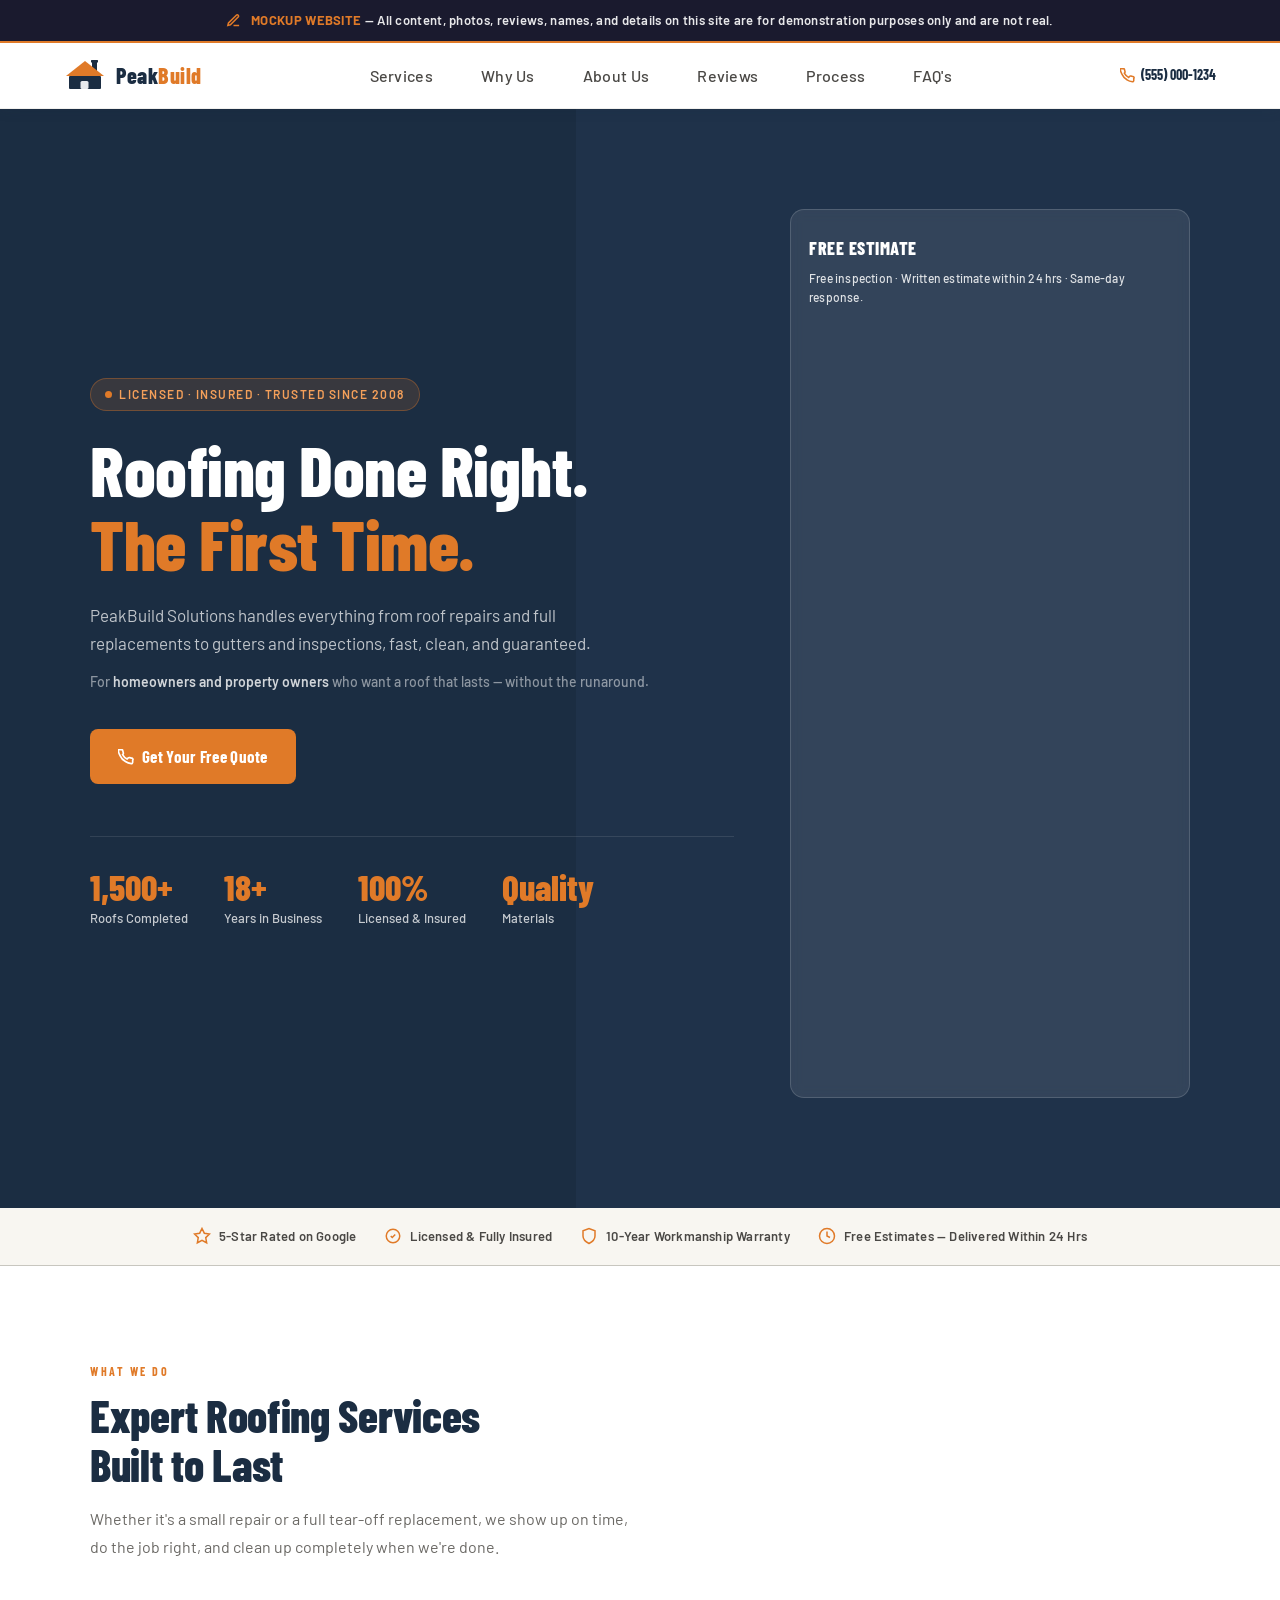
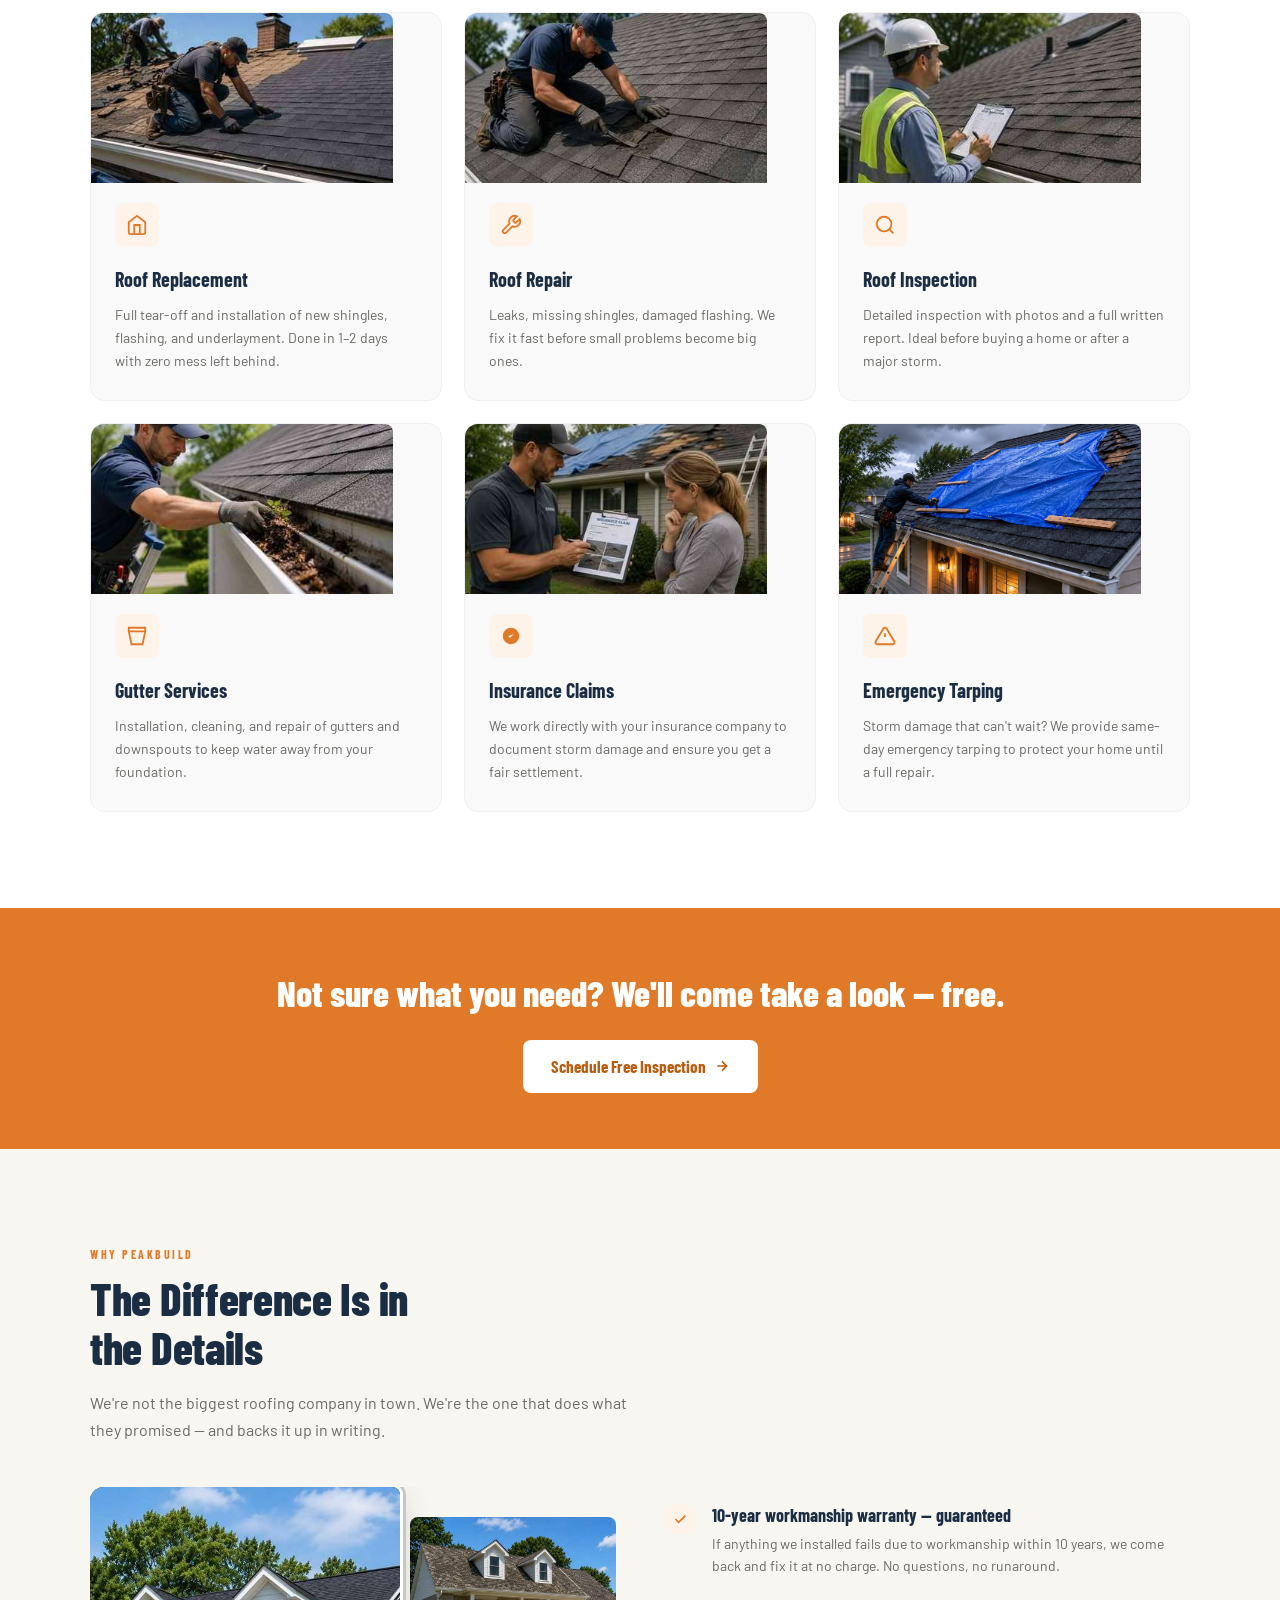
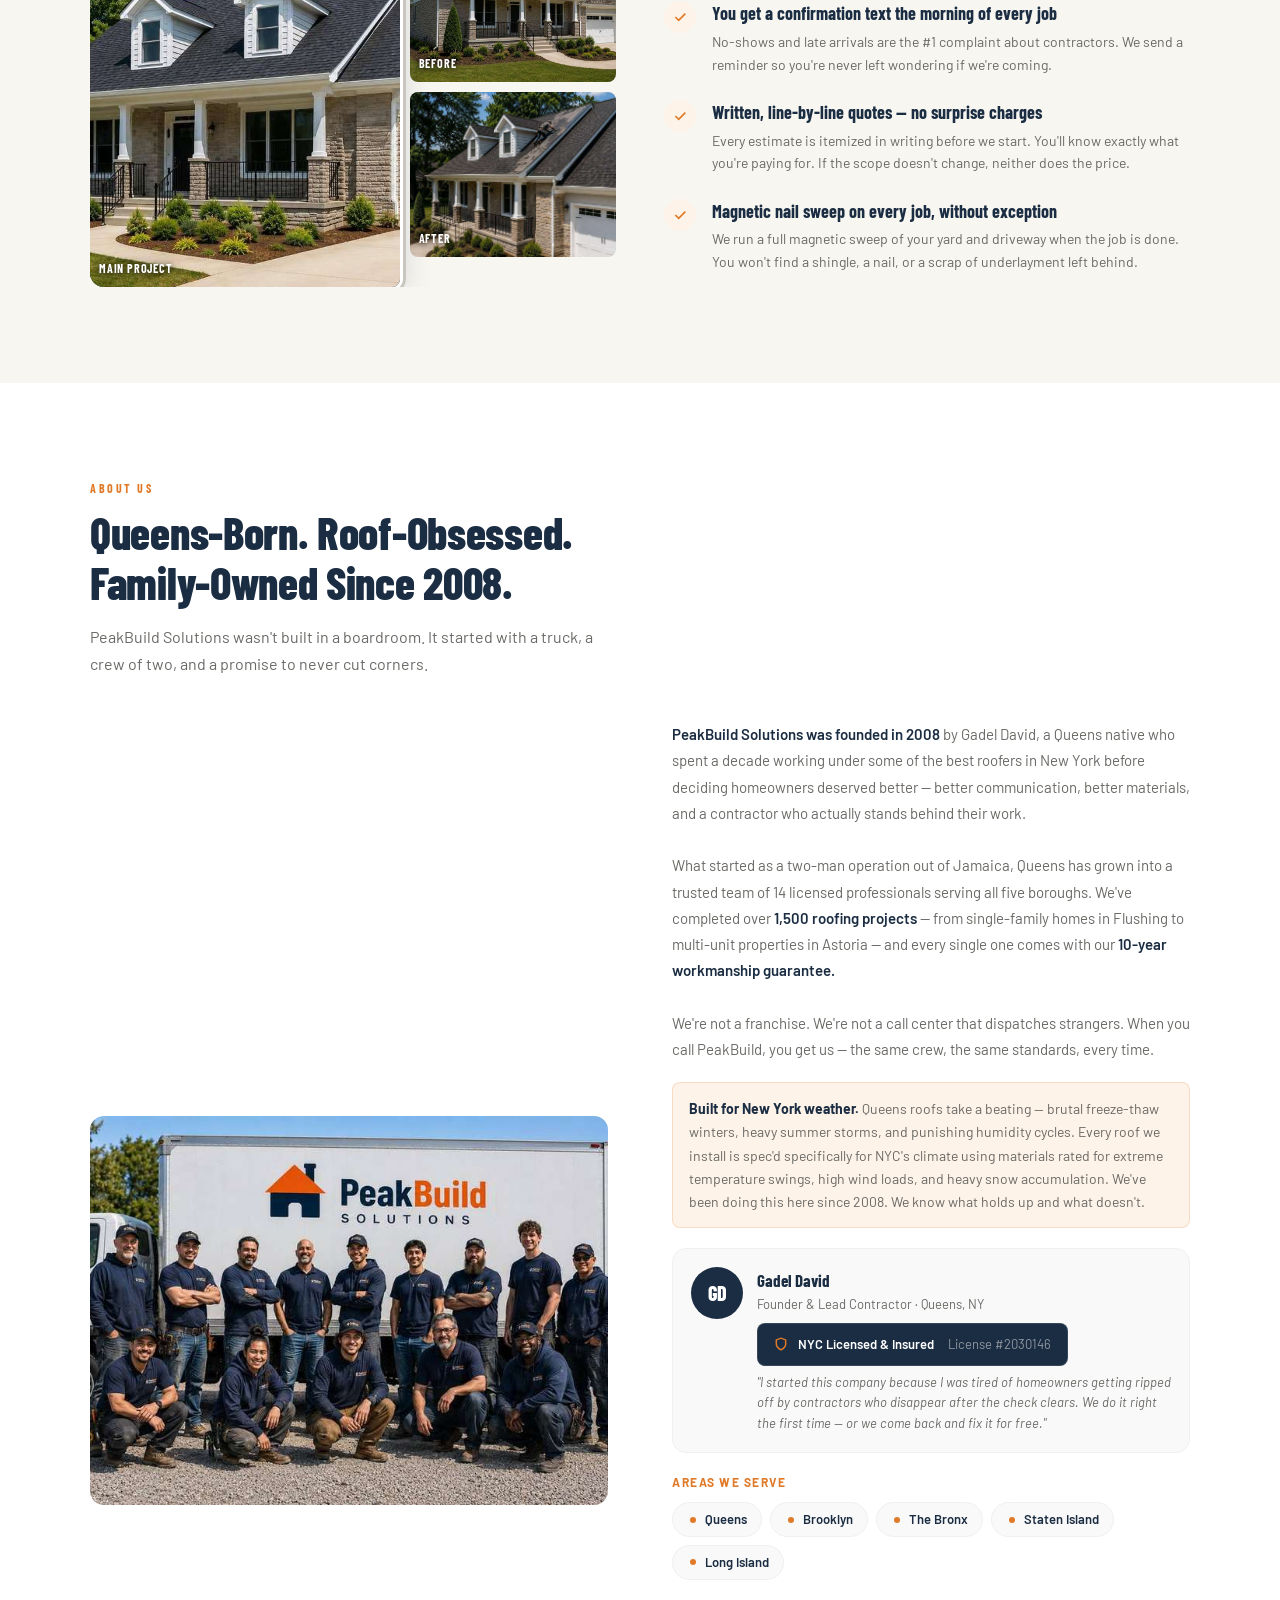
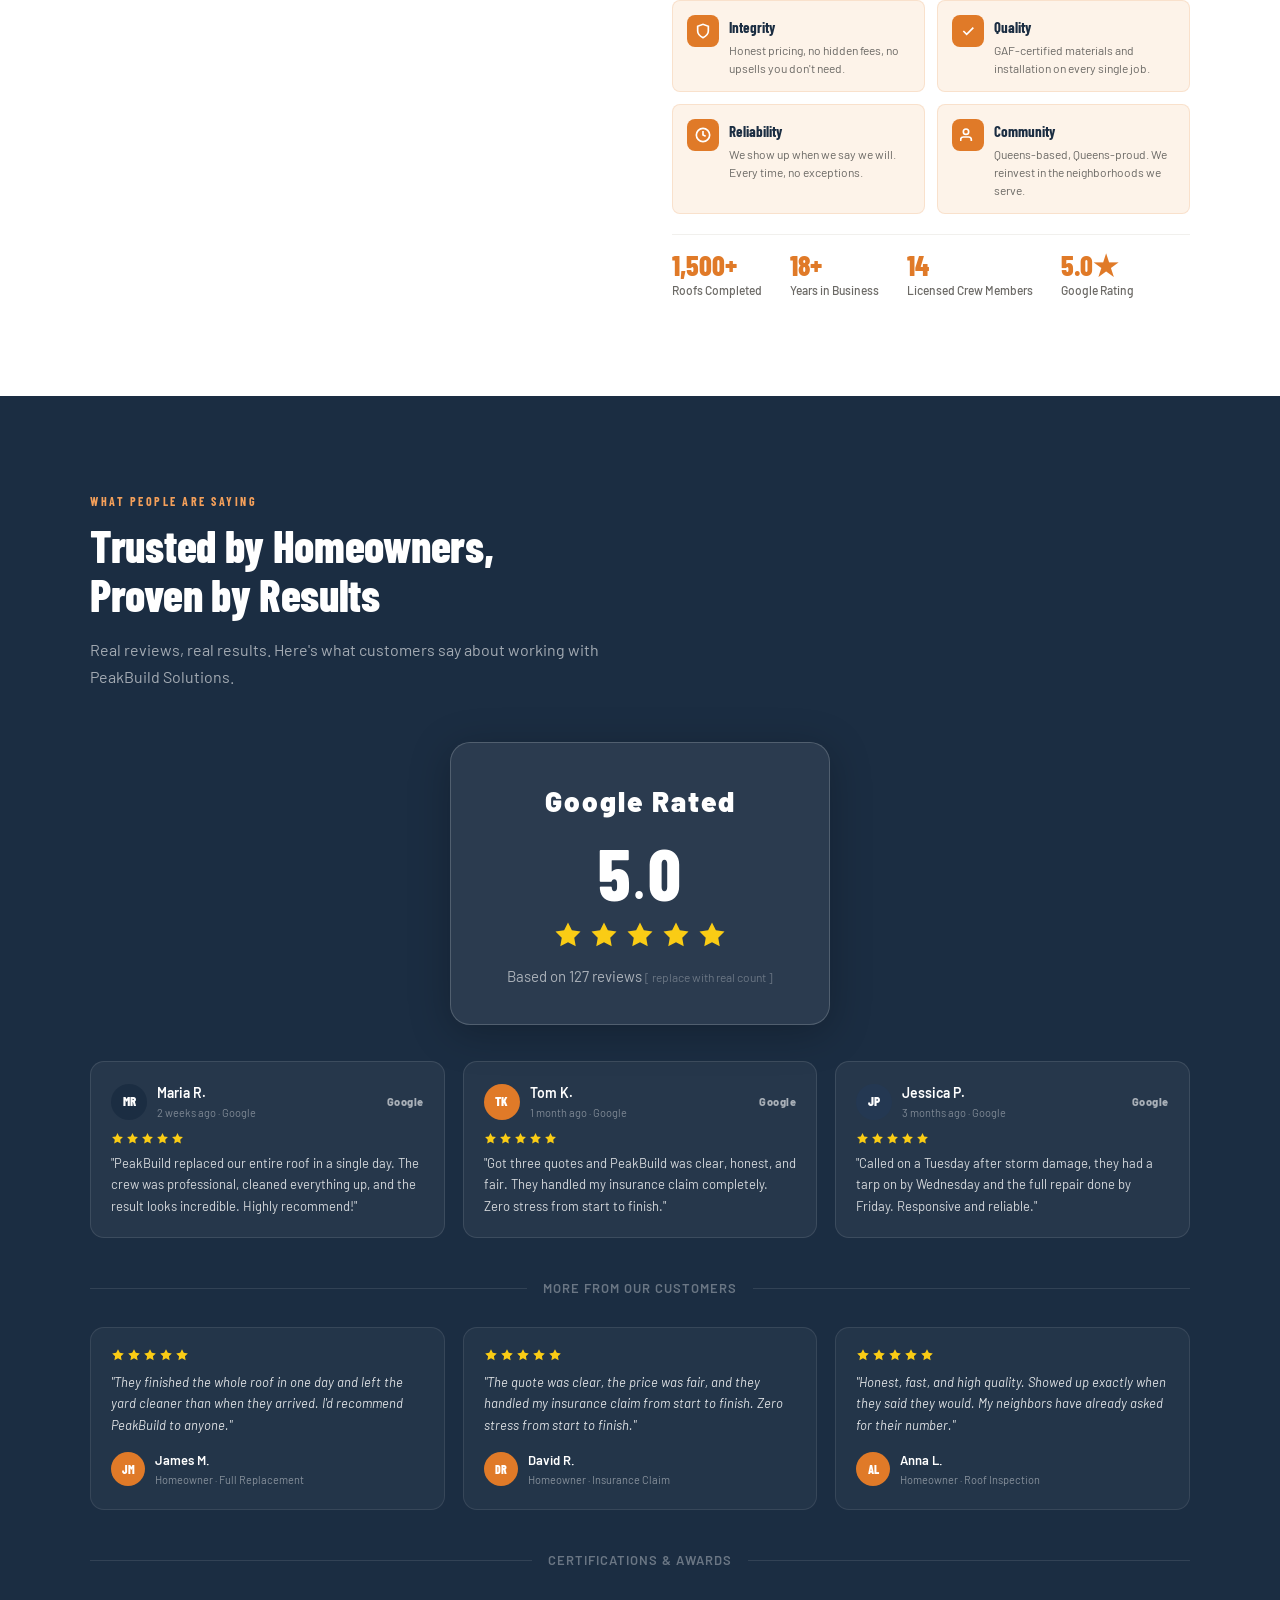
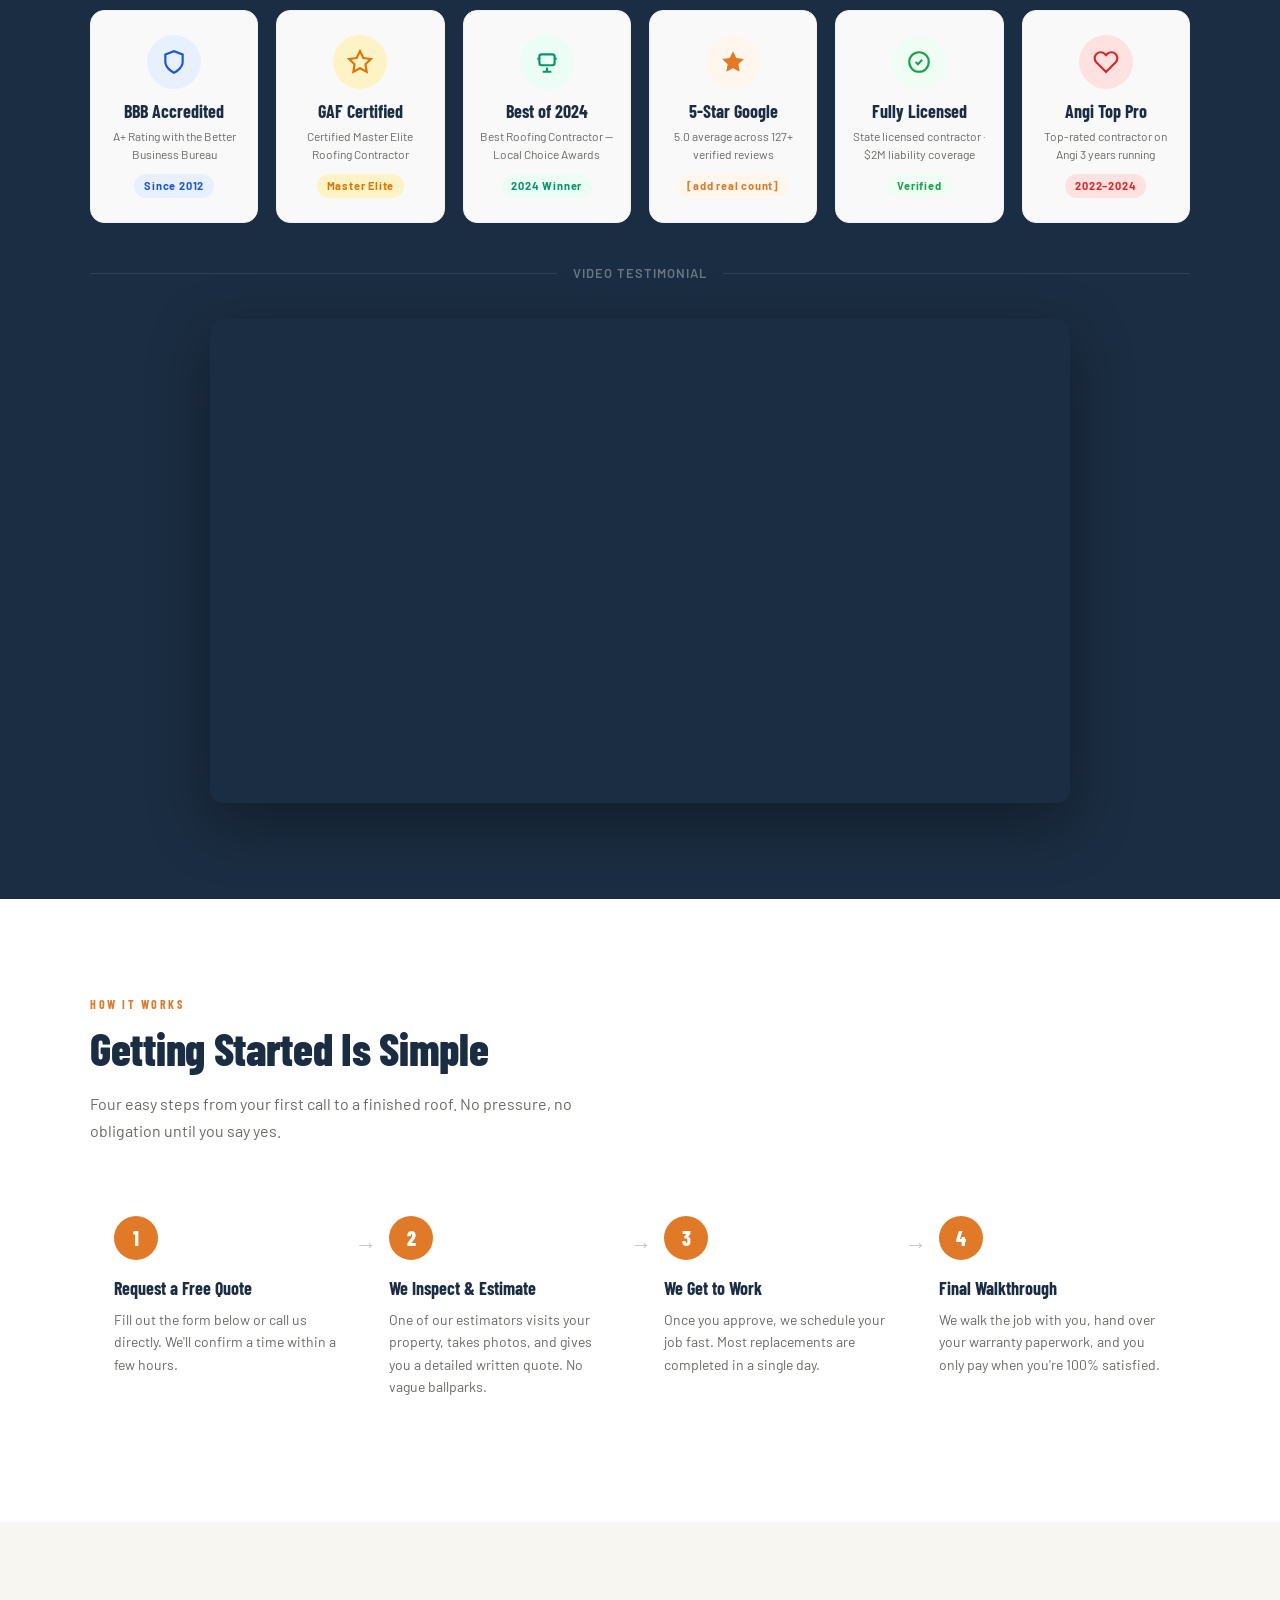
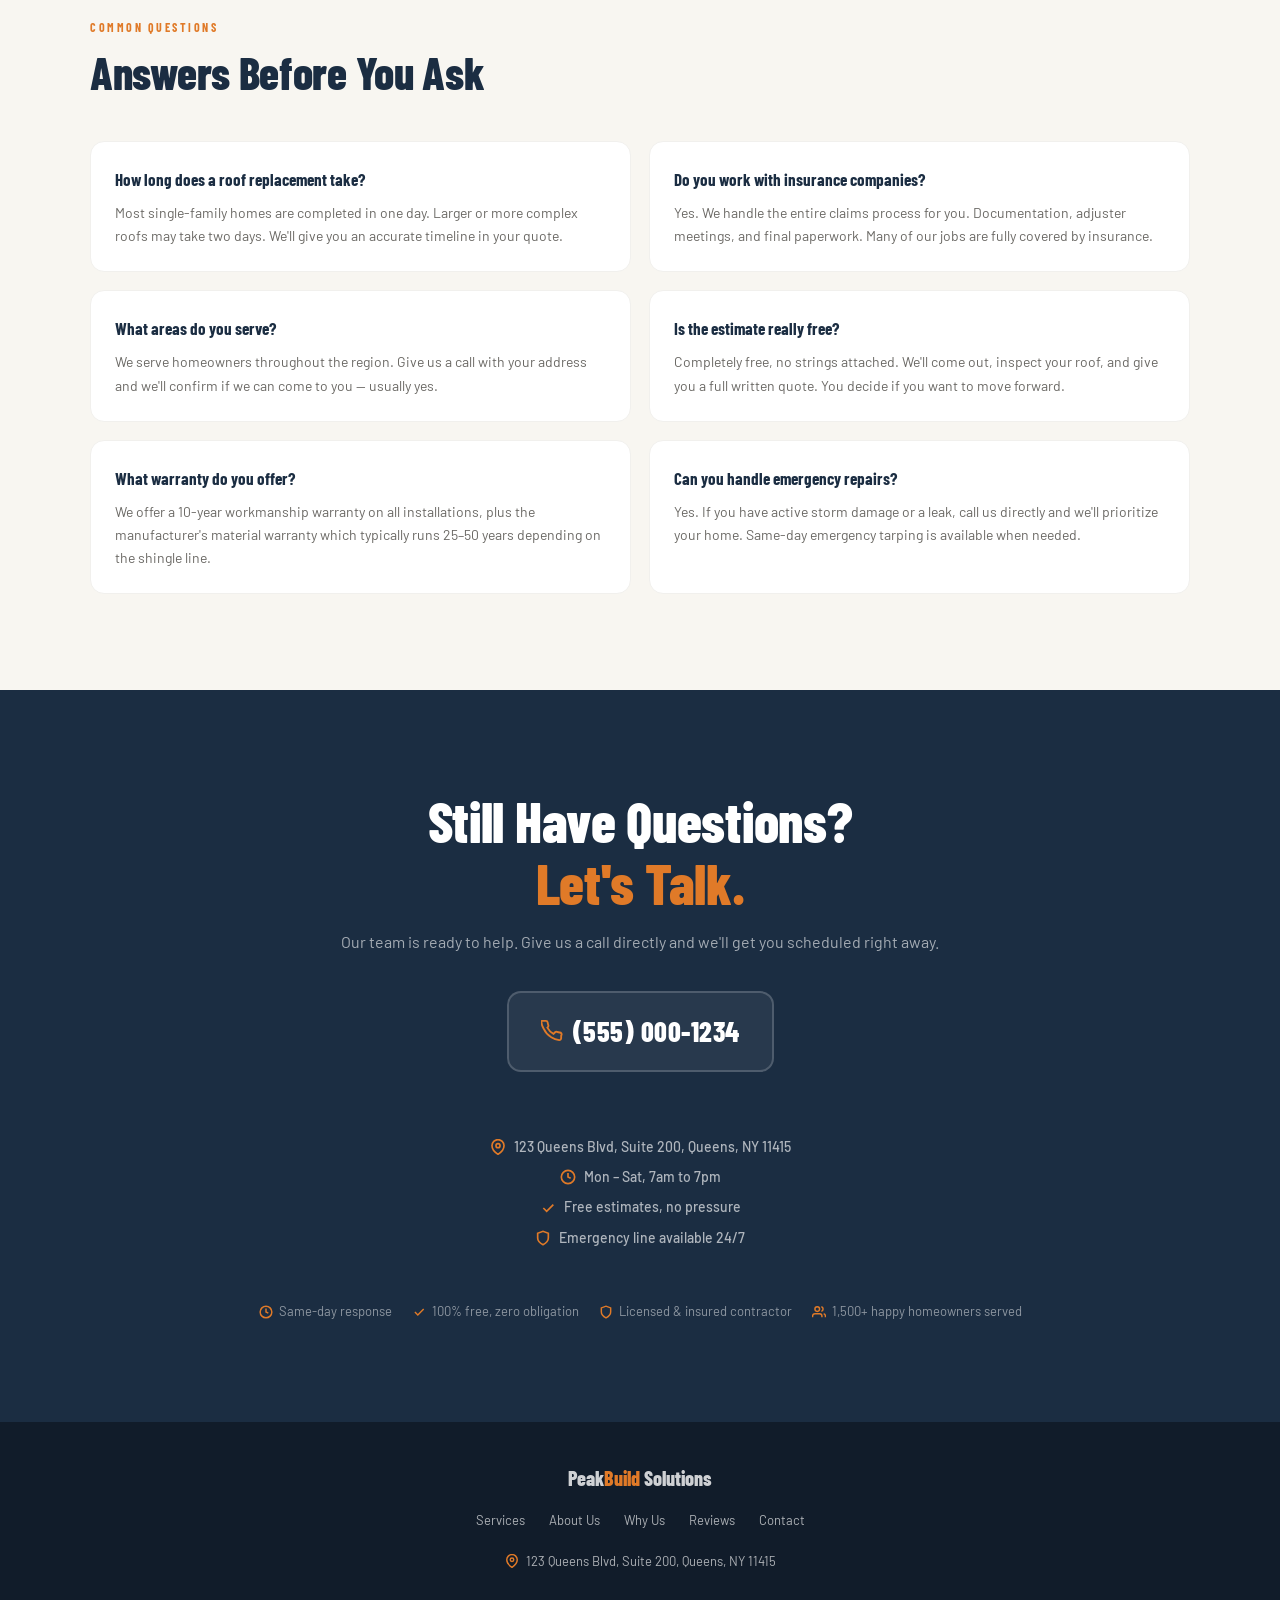
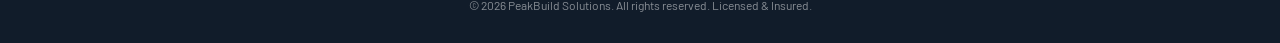
<file: index.html>
<!DOCTYPE html>
<html lang="en">
<head>
<meta charset="UTF-8">
<meta name="viewport" content="width=device-width, initial-scale=1.0, minimum-scale=1.0, viewport-fit=cover">
<meta name="description" content="PeakBuild Solutions offers expert residential and commercial roofing services. Licensed, insured, and trusted by 1,500+ homeowners. Get a free estimate today!">
<link rel="canonical" href="https://www.peakbuildsolutions.com/">
<meta name="robots" content="index, follow">
<link rel="icon" type="image/svg+xml" href="data:image/svg+xml,%3Csvg xmlns='http://www.w3.org/2000/svg' viewBox='0 0 42 36'%3E%3Cpolygon points='21,4 2,19 40,19' fill='%23E07A28'/%3E%3Crect x='5' y='19' width='32' height='13' rx='1' fill='%231B2D42'/%3E%3C/svg%3E">
<!-- Open Graph / Social Media -->
<meta property="og:type" content="website">
<meta property="og:url" content="https://www.peakbuildsolutions.com/">
<meta property="og:title" content="PeakBuild Solutions | Expert Roofing Services You Can Count On">
<meta property="og:description" content="PeakBuild Solutions offers expert residential and commercial roofing services. Licensed, insured, and trusted by 1,500+ homeowners. Get a free estimate today!">
<meta property="og:image" content="https://www.peakbuildsolutions.com/og-image.jpg">
<meta name="twitter:card" content="summary_large_image">
<meta name="twitter:title" content="PeakBuild Solutions | Expert Roofing Services">
<meta name="twitter:description" content="Licensed, insured roofing experts trusted by 1,500+ homeowners. Get a free estimate today!">
<script type="application/ld+json">
{
  "@context": "https://schema.org",
  "@type": "RoofingContractor",
  "name": "PeakBuild Solutions",
  "description": "Expert residential and commercial roofing services. Licensed, insured, and trusted by 1,500+ homeowners.",
  "url": "https://www.peakbuildsolutions.com/",
  "telephone": "+15550001234",
  "priceRange": "$$",
  "image": "https://www.peakbuildsolutions.com/og-image.jpg",
  "address": {
    "@type": "PostalAddress",
    "addressCountry": "US"
  },
  "aggregateRating": {
    "@type": "AggregateRating",
    "ratingValue": "4.9",
    "reviewCount": "180"
  },
  "sameAs": []
}
</script>
<title>PeakBuild Solutions | Expert Roofing Services You Can Count On</title>
<!-- Fonts loaded non-blocking -->
<link rel="preconnect" href="https://fonts.googleapis.com">
<link rel="preconnect" href="https://fonts.gstatic.com" crossorigin>
<link rel="preconnect" href="https://api.leadconnectorhq.com" crossorigin>
<link rel="preconnect" href="https://link.msgsndr.com" crossorigin>
<link rel="preconnect" href="https://stcdn.leadconnectorhq.com" crossorigin>
<link rel="preconnect" href="https://backend.leadconnectorhq.com" crossorigin>
<link rel="dns-prefetch" href="https://api.leadconnectorhq.com">
<link rel="dns-prefetch" href="https://link.msgsndr.com">
<link rel="preload" href="https://fonts.googleapis.com/css2?family=Barlow+Condensed:wght@400;600;700;800&family=Barlow:wght@400;500;600&display=swap" as="style" onload="this.onload=null;this.rel='stylesheet'">
<noscript><link href="https://fonts.googleapis.com/css2?family=Barlow+Condensed:wght@400;600;700;800&family=Barlow:wght@400;500;600&display=swap" rel="stylesheet"></noscript>
<link rel="stylesheet" href="styles.css">
<style>
/* Critical: prevent unstyled flash and SVG explosion before CSS loads */
body{background:#fff}
.hero{background:#1B2D42!important}
.nav-logo-icon{width:42px!important;height:38px!important;flex-shrink:0;display:block!important}
svg{max-width:100%}
.hero-form-fields{min-height:745px}
/* Form skeleton loader */
.form-skeleton{padding:8px 4px;display:flex;flex-direction:column;gap:12px;}
.form-skeleton-line,.form-skeleton-field,.form-skeleton-btn{background:linear-gradient(90deg,#e8eaed 25%,#f5f5f5 50%,#e8eaed 75%);background-size:200% 100%;animation:shimmer 1.4s infinite;border-radius:6px;}
.form-skeleton-line{height:14px;}
.form-skeleton-line.wide{width:75%;}
.form-skeleton-line.medium{width:50%;}
.form-skeleton-field{height:48px;border-radius:8px;}
.form-skeleton-btn{height:52px;border-radius:8px;margin-top:8px;background:linear-gradient(90deg,#c5cdd6 25%,#d8dfe6 50%,#c5cdd6 75%);background-size:200% 100%;animation:shimmer 1.4s infinite;}
@keyframes shimmer{0%{background-position:200% 0}100%{background-position:-200% 0}}
</style>

</head>
<body>

<div class="mockup-site-banner" role="alert">
  <svg width="15" height="15" viewBox="0 0 24 24" fill="none" stroke="currentColor" stroke-width="2.5" aria-hidden="true"><path d="M12 20h9M16.5 3.5a2.121 2.121 0 013 3L7 19l-4 1 1-4L16.5 3.5z"/></svg>
  <span><strong>MOCKUP WEBSITE</strong> — All content, photos, reviews, names, and details on this site are for demonstration purposes only and are not real.</span>
</div>

<a href="#main-content" class="skip-link">Skip to main content</a>

<nav role="navigation" aria-label="Main navigation">
  <div class="nav-left">
    <a href="#" class="nav-logo">
      <svg class="nav-logo-icon" width="42" height="38" viewBox="0 0 42 36" fill="none" xmlns="http://www.w3.org/2000/svg" style="width:42px;height:38px;flex-shrink:0">
        
        <rect x="28" y="4" width="5" height="12" rx="1" fill="#1B2D42"/>
        <rect x="27" y="3" width="7" height="2.5" rx="0.5" fill="#1B2D42"/>
        
        <polygon points="21,4 2,19 40,19" fill="#E07A28"/>
        
        <rect x="5" y="19" width="32" height="13" rx="1" fill="#1B2D42"/>
        
        <rect x="16.5" y="24" width="8" height="8" rx="1.5" fill="#E8EAED"/>
      </svg>
      <span class="nav-logo-text">Peak<span>Build</span></span>
    </a>
  </div>
  <div class="nav-center">
    <div class="nav-links" role="menubar">
      <a href="#services" role="menuitem">Services</a>
      <a href="#why-us" role="menuitem">Why Us</a>
      <a href="#about" role="menuitem">About Us</a>
      <a href="#testimonials" role="menuitem">Reviews</a>
      <a href="#process" role="menuitem">Process</a>
      <a href="#faq" role="menuitem">FAQ's</a>
    </div>
  </div>
  <div class="nav-right">
    <a href="tel:+15550001234" class="nav-phone" aria-label="Call PeakBuild Solutions">
      <svg width="15" height="15" viewBox="0 0 24 24" fill="none" stroke="currentColor" stroke-width="2.5" aria-hidden="true"><path d="M22 16.92v3a2 2 0 01-2.18 2 19.79 19.79 0 01-8.63-3.07A19.5 19.5 0 013.07 9.81 19.79 19.79 0 01.25 1.23 2 2 0 012.26 1h3a2 2 0 012 1.72c.127.96.361 1.903.7 2.81a2 2 0 01-.45 2.11L6.91 8.35a16 16 0 006.74 6.74l1.71-1.71a2 2 0 012.11-.45c.907.339 1.85.573 2.81.7A2 2 0 0122 16.92z"/></svg>
      (555) 000-1234
    </a>
    <button class="nav-hamburger" id="nav-hamburger" aria-label="Toggle menu" aria-expanded="false">
      <span></span><span></span><span></span>
    </button>
  </div>
</nav>

<div class="mobile-menu" id="mobile-menu" role="dialog" aria-label="Mobile navigation">
  <a href="#services">Services</a>
  <a href="#why-us">Why Us</a>
  <a href="#about">About Us</a>
  <a href="#testimonials">Reviews</a>
  <a href="#process">Process</a>
  <a href="#faq">FAQ's</a>
  <a href="#contact">Contact Us</a>
  <a href="#estimate-form" class="mobile-cta" aria-label="Get a free estimate">
    Get Free Estimate
  </a>
</div>

<main id="main-content">
<section class="hero">
  <div class="hero-inner hero-two-col">
  <div class="hero-left">
    <div class="hero-badge">Licensed · Insured · Trusted Since 2008</div>
    <h1>Roofing Done Right.<br><em>The First Time.</em></h1>
    <p class="hero-sub">PeakBuild Solutions handles everything from roof repairs and full replacements to gutters and inspections, fast, clean, and guaranteed.</p>
    <p class="hero-who">For <strong>homeowners and property owners</strong> who want a roof that lasts — without the runaround.</p>
    <div class="hero-actions">
      <a href="tel:+15550001234" class="btn-primary" aria-label="Get your free quote">
        <svg width="16" height="16" viewBox="0 0 24 24" fill="none" stroke="currentColor" stroke-width="2.5" aria-hidden="true"><path d="M22 16.92v3a2 2 0 01-2.18 2 19.79 19.79 0 01-8.63-3.07A19.5 19.5 0 013.07 9.81 19.79 19.79 0 01.25 1.23 2 2 0 012.26 1h3a2 2 0 012 1.72c.127.96.361 1.903.7 2.81a2 2 0 01-.45 2.11L6.91 8.35a16 16 0 006.74 6.74l1.71-1.71a2 2 0 012.11-.45c.907.339 1.85.573 2.81.7A2 2 0 0122 16.92z"/></svg>
        Get Your Free Quote
      </a>
    </div>
    <div class="hero-stats">
      <div>
        <div class="hero-stat-num">1,500+</div>
        <div class="hero-stat-label">Roofs Completed</div>
      </div>
      <div>
        <div class="hero-stat-num">18+</div>
        <div class="hero-stat-label">Years in Business</div>
      </div>
      <div>
        <div class="hero-stat-num">100%</div>
        <div class="hero-stat-label">Licensed & Insured</div>
      </div>
      <div>
        <div class="hero-stat-num">Quality</div>
        <div class="hero-stat-label">Materials</div>
      </div>
    </div>
  </div>

  
  <div class="hero-right">
    <div class="hero-form-box" id="estimate-form">
      <p class="hero-form-title">Free Estimate</p>
      <p class="hero-form-sub">Free inspection · Written estimate within 24 hrs · Same-day response.</p>
      <div class="hero-form-fields" id="hero-form-fields">
        <div class="form-skeleton" id="form-skeleton" aria-hidden="true">
          <div class="form-skeleton-line wide"></div>
          <div class="form-skeleton-line medium"></div>
          <div class="form-skeleton-field"></div>
          <div class="form-skeleton-field"></div>
          <div class="form-skeleton-field"></div>
          <div class="form-skeleton-line medium"></div>
          <div class="form-skeleton-field"></div>
          <div class="form-skeleton-btn"></div>
        </div>
        <iframe
          src="https://api.leadconnectorhq.com/widget/form/xT3xHb9nhtwP8LdCjkjC"
          style="width:100%;height:748px;border:none;border-radius:8px;opacity:0;transition:opacity 0.4s ease;"
          id="inline-xT3xHb9nhtwP8LdCjkjC"
          data-layout="{'id':'INLINE'}"
          data-trigger-type="alwaysShow"
          data-trigger-value=""
          data-activation-type="alwaysActivated"
          data-activation-value=""
          data-deactivation-type="neverDeactivate"
          data-deactivation-value=""
          data-form-name="Estimate"
          data-height="748"
          data-layout-iframe-id="inline-xT3xHb9nhtwP8LdCjkjC"
          data-form-id="xT3xHb9nhtwP8LdCjkjC"
          title="Estimate"
          onload="this.style.opacity='1';var s=document.getElementById('form-skeleton');if(s)s.style.display='none';">
        </iframe>
        <script src="https://link.msgsndr.com/js/form_embed.js"></script>
      </div>
    </div>
  </div>
  </div>
</section>

<div class="trust-bar">
  <div class="trust-item">
    <svg viewBox="0 0 24 24" fill="none" stroke="currentColor" stroke-width="2"><path d="M12 2l3.09 6.26L22 9.27l-5 4.87 1.18 6.88L12 17.77l-6.18 3.25L7 14.14 2 9.27l6.91-1.01L12 2z"/></svg>
    5-Star Rated on Google
  </div>
  <div class="trust-item">
    <svg viewBox="0 0 24 24" fill="none" stroke="currentColor" stroke-width="2"><path d="M9 12l2 2 4-4m6 2a9 9 0 11-18 0 9 9 0 0118 0z"/></svg>
    Licensed & Fully Insured
  </div>
  <div class="trust-item">
    <svg viewBox="0 0 24 24" fill="none" stroke="currentColor" stroke-width="2"><path d="M12 22s8-4 8-10V5l-8-3-8 3v7c0 6 8 10 8 10z"/></svg>
    10-Year Workmanship Warranty
  </div>
  <div class="trust-item">
    <svg viewBox="0 0 24 24" fill="none" stroke="currentColor" stroke-width="2"><circle cx="12" cy="12" r="10"/><path d="M12 6v6l4 2"/></svg>
    Free Estimates — Delivered Within 24 Hrs
  </div>
</div>

<section class="services-bg" id="services">
  <div class="section-inner">
    <div class="section-label">What We Do</div>
    <h2 class="section-title reveal">Expert Roofing Services<br>Built to Last</h2>
    <p class="section-sub reveal reveal-delay-1">Whether it's a small repair or a full tear-off replacement, we show up on time, do the job right, and clean up completely when we're done.</p>
    <div class="services-grid">
      <div class="service-card">
        <img src="images/service-1.jpg" alt="Crew installing new roof shingles during a full roof replacement" class="service-card-img" width="400" height="225" loading="lazy" decoding="async">
        <div class="service-icon">
          <svg viewBox="0 0 24 24" fill="none" stroke="currentColor" stroke-width="2" aria-hidden="true"><path d="M3 9l9-7 9 7v11a2 2 0 01-2 2H5a2 2 0 01-2-2z"/><polyline points="9,22 9,12 15,12 15,22"/></svg>
        </div>
        <h3>Roof Replacement</h3>
        <p>Full tear-off and installation of new shingles, flashing, and underlayment. Done in 1–2 days with zero mess left behind.</p>
      </div>
      <div class="service-card">
        <img src="images/service-2.jpg" alt="Technician repairing damaged shingles on a roof" class="service-card-img" width="400" height="225" loading="lazy" decoding="async">
        <div class="service-icon">
          <svg viewBox="0 0 24 24" fill="none" stroke="currentColor" stroke-width="2" aria-hidden="true"><path d="M14.7 6.3a1 1 0 000 1.4l1.6 1.6a1 1 0 001.4 0l3.77-3.77a6 6 0 01-7.94 7.94l-6.91 6.91a2.12 2.12 0 01-3-3l6.91-6.91a6 6 0 017.94-7.94l-3.76 3.76z"/></svg>
        </div>
        <h3>Roof Repair</h3>
        <p>Leaks, missing shingles, damaged flashing. We fix it fast before small problems become big ones.</p>
      </div>
      <div class="service-card">
        <img src="images/service-3.jpg" alt="Inspector reviewing roof condition with clipboard and hard hat" class="service-card-img" width="400" height="225" loading="lazy" decoding="async">
        <div class="service-icon">
          <svg viewBox="0 0 24 24" fill="none" stroke="currentColor" stroke-width="2" aria-hidden="true"><circle cx="11" cy="11" r="8"/><path d="M21 21l-4.35-4.35"/></svg>
        </div>
        <h3>Roof Inspection</h3>
        <p>Detailed inspection with photos and a full written report. Ideal before buying a home or after a major storm.</p>
      </div>
      <div class="service-card">
        <img src="images/service-4.jpg" alt="Worker cleaning out clogged gutters from a ladder" class="service-card-img" width="400" height="225" loading="lazy" decoding="async">
        <div class="service-icon">
          <svg viewBox="0 0 24 24" fill="none" stroke="currentColor" stroke-width="2" aria-hidden="true"><path d="M3 3h18v4H3zM3 7l3 14h12l3-14"/></svg>
        </div>
        <h3>Gutter Services</h3>
        <p>Installation, cleaning, and repair of gutters and downspouts to keep water away from your foundation.</p>
      </div>
      <div class="service-card">
        <img src="images/service-5.jpg" alt="Contractor reviewing insurance claim storm damage report with homeowner" class="service-card-img" width="400" height="225" loading="lazy" decoding="async">
        <div class="service-icon">
          <svg viewBox="0 0 24 24" fill="none" stroke="currentColor" stroke-width="2" aria-hidden="true"><path d="M9 12l2 2 4-4m6 2a9 9 0 11-18 0 9 9 0 0118 0z" fill="currentColor" stroke="none"/></svg>
        </div>
        <h3>Insurance Claims</h3>
        <p>We work directly with your insurance company to document storm damage and ensure you get a fair settlement.</p>
      </div>
      <div class="service-card">
        <img src="images/service-6.jpg" alt="Roofer securing emergency tarp on storm-damaged roof at dusk" class="service-card-img" width="400" height="225" loading="lazy" decoding="async">
        <div class="service-icon">
          <svg viewBox="0 0 24 24" fill="none" stroke="currentColor" stroke-width="2" aria-hidden="true"><path d="M10.29 3.86L1.82 18a2 2 0 001.71 3h16.94a2 2 0 001.71-3L13.71 3.86a2 2 0 00-3.42 0z"/><line x1="12" y1="9" x2="12" y2="13"/><line x1="12" y1="17" x2="12.01" y2="17"/></svg>
        </div>
        <h3>Emergency Tarping</h3>
        <p>Storm damage that can't wait? We provide same-day emergency tarping to protect your home until a full repair.</p>
      </div>
    </div>
  </div>
</section>

<div class="cta-strip">
  <h2>Not sure what you need? We'll come take a look — free.</h2>
  <a href="tel:+15550001234" class="btn-white" aria-label="Schedule a free inspection">
    Schedule Free Inspection
    <svg width="16" height="16" viewBox="0 0 24 24" fill="none" stroke="currentColor" stroke-width="2.5" aria-hidden="true"><path d="M5 12h14M12 5l7 7-7 7"/></svg>
  </a>
</div>

<section class="why-bg" id="why-us">
  <div class="section-inner">    <div class="section-label">Why PeakBuild</div>
    <h2 class="section-title reveal">The Difference Is in<br>the Details</h2>
    <p class="section-sub reveal reveal-delay-1">We're not the biggest roofing company in town. We're the one that does what they promised — and backs it up in writing.</p>
    <div class="why-grid">

      
      <div class="project-photo-grid reveal" role="img" aria-label="Project photo placeholders — replace with real project images">
        <div class="photo-grid-main">
          <div class="photo-slot photo-slot-main">
            <span class="photo-slot-label">Main Project</span>
            <img src="images/project-main.jpg" alt="Completed roof replacement — PeakBuild Solutions" width="600" height="400" loading="lazy" decoding="async">
          </div>
        </div>
        <div class="photo-grid-side">
          <div class="photo-slot photo-slot-sm">
            <img src="images/project-side-1.jpg" alt="Before — old roof" width="220" height="185" loading="lazy" decoding="async">
            <span class="photo-slot-label">Before</span>
          </div>
          <div class="photo-slot photo-slot-sm">
            <img src="images/project-side-2.jpg" alt="After — new roof installed" width="220" height="185" loading="lazy" decoding="async">
            <span class="photo-slot-label">After</span>
          </div>
        </div>
      </div>

      
      <div class="why-list">
        <div class="why-item reveal reveal-delay-1">
          <div class="why-check"><svg viewBox="0 0 24 24" fill="none" stroke="currentColor" stroke-width="2.5" aria-hidden="true"><path d="M5 12l5 5L20 7"/></svg></div>
          <div>
            <h3 class="why-item-heading">10-year workmanship warranty — guaranteed</h3>
            <p>If anything we installed fails due to workmanship within 10 years, we come back and fix it at no charge. No questions, no runaround.</p>
          </div>
        </div>
        <div class="why-item reveal reveal-delay-2">
          <div class="why-check"><svg viewBox="0 0 24 24" fill="none" stroke="currentColor" stroke-width="2.5" aria-hidden="true"><path d="M5 12l5 5L20 7"/></svg></div>
          <div>
            <h3 class="why-item-heading">You get a confirmation text the morning of every job</h3>
            <p>No-shows and late arrivals are the #1 complaint about contractors. We send a reminder so you're never left wondering if we're coming.</p>
          </div>
        </div>
        <div class="why-item reveal reveal-delay-3">
          <div class="why-check"><svg viewBox="0 0 24 24" fill="none" stroke="currentColor" stroke-width="2.5" aria-hidden="true"><path d="M5 12l5 5L20 7"/></svg></div>
          <div>
            <h3 class="why-item-heading">Written, line-by-line quotes — no surprise charges</h3>
            <p>Every estimate is itemized in writing before we start. You'll know exactly what you're paying for. If the scope doesn't change, neither does the price.</p>
          </div>
        </div>
        <div class="why-item reveal reveal-delay-4">
          <div class="why-check"><svg viewBox="0 0 24 24" fill="none" stroke="currentColor" stroke-width="2.5" aria-hidden="true"><path d="M5 12l5 5L20 7"/></svg></div>
          <div>
            <h3 class="why-item-heading">Magnetic nail sweep on every job, without exception</h3>
            <p>We run a full magnetic sweep of your yard and driveway when the job is done. You won't find a shingle, a nail, or a scrap of underlayment left behind.</p>
          </div>
        </div>
      </div>

    </div>
  </div>
</section>

<section class="about-bg" id="about">
  <div class="section-inner">    <div class="section-label">About Us</div>
    <h2 class="section-title reveal">Queens-Born. Roof-Obsessed.<br>Family-Owned Since 2008.</h2>
    <p class="section-sub reveal reveal-delay-1">PeakBuild Solutions wasn't built in a boardroom. It started with a truck, a crew of two, and a promise to never cut corners.</p>

    <div class="about-grid">
      <div class="about-photo reveal">
        <img src="images/about.jpg" alt="PeakBuild Solutions team" style="width:100%;height:100%;object-fit:cover;display:block;" width="600" height="450" loading="lazy" decoding="async">
      </div>

      <div class="about-content reveal reveal-delay-1">
        <p class="about-story">
          <strong>PeakBuild Solutions was founded in 2008</strong> by Gadel David, a Queens native who spent a decade working under some of the best roofers in New York before deciding homeowners deserved better — better communication, better materials, and a contractor who actually stands behind their work.
          <br><br>
          What started as a two-man operation out of Jamaica, Queens has grown into a trusted team of 14 licensed professionals serving all five boroughs. We've completed over <strong>1,500 roofing projects</strong> — from single-family homes in Flushing to multi-unit properties in Astoria — and every single one comes with our <strong>10-year workmanship guarantee.</strong>
          <br><br>
          We're not a franchise. We're not a call center that dispatches strangers. When you call PeakBuild, you get us — the same crew, the same standards, every time.
        </p>

        <div class="about-ny-weather">
          <strong>Built for New York weather.</strong> Queens roofs take a beating — brutal freeze-thaw winters, heavy summer storms, and punishing humidity cycles. Every roof we install is spec'd specifically for NYC's climate using materials rated for extreme temperature swings, high wind loads, and heavy snow accumulation. We've been doing this here since 2008. We know what holds up and what doesn't.
        </div>

        <div class="about-owner">
          <div class="about-owner-avatar">GD</div>
          <div>
            <div class="about-owner-name">Gadel David</div>
            <div class="about-owner-title">Founder & Lead Contractor · Queens, NY</div>
            <div class="nyc-license-badge" style="margin-top:8px;">
              <svg width="14" height="14" viewBox="0 0 24 24" fill="none" stroke="currentColor" stroke-width="2.5" aria-hidden="true"><path d="M12 22s8-4 8-10V5l-8-3-8 3v7c0 6 8 10 8 10z"/></svg>
              NYC Licensed & Insured <span class="nyc-license-num">License #2030146</span>
            </div>
            <p class="about-owner-quote">"I started this company because I was tired of homeowners getting ripped off by contractors who disappear after the check clears. We do it right the first time — or we come back and fix it for free."</p>
          </div>
        </div>

        <div>
          <p style="font-size:12px;font-weight:700;letter-spacing:1.5px;text-transform:uppercase;color:var(--amber);margin-bottom:10px;">Areas We Serve</p>
          <div class="about-boroughs">
            <div class="about-borough"><svg viewBox="0 0 24 24" fill="currentColor"><circle cx="12" cy="12" r="6"/></svg>Queens</div>
            <div class="about-borough"><svg viewBox="0 0 24 24" fill="currentColor"><circle cx="12" cy="12" r="6"/></svg>Brooklyn</div>
            <div class="about-borough"><svg viewBox="0 0 24 24" fill="currentColor"><circle cx="12" cy="12" r="6"/></svg>The Bronx</div>
            <div class="about-borough"><svg viewBox="0 0 24 24" fill="currentColor"><circle cx="12" cy="12" r="6"/></svg>Staten Island</div>
            <div class="about-borough"><svg viewBox="0 0 24 24" fill="currentColor"><circle cx="12" cy="12" r="6"/></svg>Long Island</div>
          </div>
        </div>

        <div class="about-values">
          <div class="about-value">
            <div class="about-value-icon"><svg viewBox="0 0 24 24" fill="none" stroke="currentColor" stroke-width="2.5"><path d="M12 22s8-4 8-10V5l-8-3-8 3v7c0 6 8 10 8 10z"/></svg></div>
            <div>
              <div class="about-value-label">Integrity</div>
              <div class="about-value-desc">Honest pricing, no hidden fees, no upsells you don't need.</div>
            </div>
          </div>
          <div class="about-value">
            <div class="about-value-icon"><svg viewBox="0 0 24 24" fill="none" stroke="currentColor" stroke-width="2.5"><path d="M5 12l5 5L20 7"/></svg></div>
            <div>
              <div class="about-value-label">Quality</div>
              <div class="about-value-desc">GAF-certified materials and installation on every single job.</div>
            </div>
          </div>
          <div class="about-value">
            <div class="about-value-icon"><svg viewBox="0 0 24 24" fill="none" stroke="currentColor" stroke-width="2.5"><circle cx="12" cy="12" r="10"/><path d="M12 6v6l4 2"/></svg></div>
            <div>
              <div class="about-value-label">Reliability</div>
              <div class="about-value-desc">We show up when we say we will. Every time, no exceptions.</div>
            </div>
          </div>
          <div class="about-value">
            <div class="about-value-icon"><svg viewBox="0 0 24 24" fill="none" stroke="currentColor" stroke-width="2.5"><path d="M17 21v-2a4 4 0 00-4-4H5a4 4 0 00-4 4v2"/><circle cx="9" cy="7" r="4"/></svg></div>
            <div>
              <div class="about-value-label">Community</div>
              <div class="about-value-desc">Queens-based, Queens-proud. We reinvest in the neighborhoods we serve.</div>
            </div>
          </div>
        </div>

        <div class="about-stats">
          <div>
            <div class="about-stat-num">1,500+</div>
            <div class="about-stat-label">Roofs Completed</div>
          </div>
          <div>
            <div class="about-stat-num">18+</div>
            <div class="about-stat-label">Years in Business</div>
          </div>
          <div>
            <div class="about-stat-num">14</div>
            <div class="about-stat-label">Licensed Crew Members</div>
          </div>
          <div>
            <div class="about-stat-num">5.0★</div>
            <div class="about-stat-label">Google Rating</div>
          </div>
        </div>
      </div>
    </div>
  </div>
</section>

<section class="social-proof-bg" id="testimonials">
  <div class="section-inner">
    <div class="section-label">What People Are Saying</div>
    <h2 class="section-title reveal">Trusted by Homeowners,<br>Proven by Results</h2>
    <p class="section-sub reveal reveal-delay-1">Real reviews, real results. Here's what customers say about working with PeakBuild Solutions.</p>

    
    <div class="google-reviews-header reveal reveal-delay-2">
      <div class="google-reviews-badge">
        <div class="gr-google-logo">Google Rated</div>
        <div class="gr-score"><span>5</span><span style="font-size:0.6em;vertical-align:middle;margin:0 2px;">.</span><span>0</span></div>
        <div class="gr-stars"><svg viewBox="0 0 24 24" aria-hidden="true"><path d="M12 2l3.09 6.26L22 9.27l-5 4.87 1.18 6.88L12 17.77l-6.18 3.25L7 14.14 2 9.27l6.91-1.01L12 2z"/></svg><svg viewBox="0 0 24 24" aria-hidden="true"><path d="M12 2l3.09 6.26L22 9.27l-5 4.87 1.18 6.88L12 17.77l-6.18 3.25L7 14.14 2 9.27l6.91-1.01L12 2z"/></svg><svg viewBox="0 0 24 24" aria-hidden="true"><path d="M12 2l3.09 6.26L22 9.27l-5 4.87 1.18 6.88L12 17.77l-6.18 3.25L7 14.14 2 9.27l6.91-1.01L12 2z"/></svg><svg viewBox="0 0 24 24" aria-hidden="true"><path d="M12 2l3.09 6.26L22 9.27l-5 4.87 1.18 6.88L12 17.77l-6.18 3.25L7 14.14 2 9.27l6.91-1.01L12 2z"/></svg><svg viewBox="0 0 24 24" aria-hidden="true"><path d="M12 2l3.09 6.26L22 9.27l-5 4.87 1.18 6.88L12 17.77l-6.18 3.25L7 14.14 2 9.27l6.91-1.01L12 2z"/></svg></div>
        <div class="gr-count">Based on 127 reviews <span class="gr-mockup-tag">[ replace with real count ]</span></div>
      </div>
    </div>

    <div class="google-reviews-grid reveal reveal-delay-3">
      <div class="google-review-card">
        <div class="gr-card-header">
          <div class="gr-avatar" style="background:var(--navy);">MR</div>
          <div>
            <div class="gr-name">Maria R.</div>
            <div class="gr-date">2 weeks ago · Google</div>
          </div>
          <div class="gr-google-icon" aria-hidden="true">
            Google
          </div>
        </div>
        <div class="gr-stars-sm"><svg viewBox="0 0 24 24" aria-hidden="true"><path d="M12 2l3.09 6.26L22 9.27l-5 4.87 1.18 6.88L12 17.77l-6.18 3.25L7 14.14 2 9.27l6.91-1.01L12 2z"/></svg><svg viewBox="0 0 24 24" aria-hidden="true"><path d="M12 2l3.09 6.26L22 9.27l-5 4.87 1.18 6.88L12 17.77l-6.18 3.25L7 14.14 2 9.27l6.91-1.01L12 2z"/></svg><svg viewBox="0 0 24 24" aria-hidden="true"><path d="M12 2l3.09 6.26L22 9.27l-5 4.87 1.18 6.88L12 17.77l-6.18 3.25L7 14.14 2 9.27l6.91-1.01L12 2z"/></svg><svg viewBox="0 0 24 24" aria-hidden="true"><path d="M12 2l3.09 6.26L22 9.27l-5 4.87 1.18 6.88L12 17.77l-6.18 3.25L7 14.14 2 9.27l6.91-1.01L12 2z"/></svg><svg viewBox="0 0 24 24" aria-hidden="true"><path d="M12 2l3.09 6.26L22 9.27l-5 4.87 1.18 6.88L12 17.77l-6.18 3.25L7 14.14 2 9.27l6.91-1.01L12 2z"/></svg></div>
        <p class="gr-text">"PeakBuild replaced our entire roof in a single day. The crew was professional, cleaned everything up, and the result looks incredible. Highly recommend!"</p>
      </div>
      <div class="google-review-card">
        <div class="gr-card-header">
          <div class="gr-avatar" style="background:var(--amber);">TK</div>
          <div>
            <div class="gr-name">Tom K.</div>
            <div class="gr-date">1 month ago · Google</div>
          </div>
          <div class="gr-google-icon" aria-hidden="true">
            Google
          </div>
        </div>
        <div class="gr-stars-sm"><svg viewBox="0 0 24 24" aria-hidden="true"><path d="M12 2l3.09 6.26L22 9.27l-5 4.87 1.18 6.88L12 17.77l-6.18 3.25L7 14.14 2 9.27l6.91-1.01L12 2z"/></svg><svg viewBox="0 0 24 24" aria-hidden="true"><path d="M12 2l3.09 6.26L22 9.27l-5 4.87 1.18 6.88L12 17.77l-6.18 3.25L7 14.14 2 9.27l6.91-1.01L12 2z"/></svg><svg viewBox="0 0 24 24" aria-hidden="true"><path d="M12 2l3.09 6.26L22 9.27l-5 4.87 1.18 6.88L12 17.77l-6.18 3.25L7 14.14 2 9.27l6.91-1.01L12 2z"/></svg><svg viewBox="0 0 24 24" aria-hidden="true"><path d="M12 2l3.09 6.26L22 9.27l-5 4.87 1.18 6.88L12 17.77l-6.18 3.25L7 14.14 2 9.27l6.91-1.01L12 2z"/></svg><svg viewBox="0 0 24 24" aria-hidden="true"><path d="M12 2l3.09 6.26L22 9.27l-5 4.87 1.18 6.88L12 17.77l-6.18 3.25L7 14.14 2 9.27l6.91-1.01L12 2z"/></svg></div>
        <p class="gr-text">"Got three quotes and PeakBuild was clear, honest, and fair. They handled my insurance claim completely. Zero stress from start to finish."</p>
      </div>
      <div class="google-review-card">
        <div class="gr-card-header">
          <div class="gr-avatar" style="background:var(--navy-light);">JP</div>
          <div>
            <div class="gr-name">Jessica P.</div>
            <div class="gr-date">3 months ago · Google</div>
          </div>
          <div class="gr-google-icon" aria-hidden="true">
            Google
          </div>
        </div>
        <div class="gr-stars-sm"><svg viewBox="0 0 24 24" aria-hidden="true"><path d="M12 2l3.09 6.26L22 9.27l-5 4.87 1.18 6.88L12 17.77l-6.18 3.25L7 14.14 2 9.27l6.91-1.01L12 2z"/></svg><svg viewBox="0 0 24 24" aria-hidden="true"><path d="M12 2l3.09 6.26L22 9.27l-5 4.87 1.18 6.88L12 17.77l-6.18 3.25L7 14.14 2 9.27l6.91-1.01L12 2z"/></svg><svg viewBox="0 0 24 24" aria-hidden="true"><path d="M12 2l3.09 6.26L22 9.27l-5 4.87 1.18 6.88L12 17.77l-6.18 3.25L7 14.14 2 9.27l6.91-1.01L12 2z"/></svg><svg viewBox="0 0 24 24" aria-hidden="true"><path d="M12 2l3.09 6.26L22 9.27l-5 4.87 1.18 6.88L12 17.77l-6.18 3.25L7 14.14 2 9.27l6.91-1.01L12 2z"/></svg><svg viewBox="0 0 24 24" aria-hidden="true"><path d="M12 2l3.09 6.26L22 9.27l-5 4.87 1.18 6.88L12 17.77l-6.18 3.25L7 14.14 2 9.27l6.91-1.01L12 2z"/></svg></div>
        <p class="gr-text">"Called on a Tuesday after storm damage, they had a tarp on by Wednesday and the full repair done by Friday. Responsive and reliable."</p>
      </div>
    </div>
    
    <div class="reviews-divider reveal">
      <span>More from our customers</span>
    </div>
    <div class="mockup-reviews-grid reveal reveal-delay-1">
      <div class="mockup-review-card">
        <div class="mr-stars"><svg viewBox="0 0 24 24" aria-hidden="true"><path d="M12 2l3.09 6.26L22 9.27l-5 4.87 1.18 6.88L12 17.77l-6.18 3.25L7 14.14 2 9.27l6.91-1.01L12 2z"/></svg><svg viewBox="0 0 24 24" aria-hidden="true"><path d="M12 2l3.09 6.26L22 9.27l-5 4.87 1.18 6.88L12 17.77l-6.18 3.25L7 14.14 2 9.27l6.91-1.01L12 2z"/></svg><svg viewBox="0 0 24 24" aria-hidden="true"><path d="M12 2l3.09 6.26L22 9.27l-5 4.87 1.18 6.88L12 17.77l-6.18 3.25L7 14.14 2 9.27l6.91-1.01L12 2z"/></svg><svg viewBox="0 0 24 24" aria-hidden="true"><path d="M12 2l3.09 6.26L22 9.27l-5 4.87 1.18 6.88L12 17.77l-6.18 3.25L7 14.14 2 9.27l6.91-1.01L12 2z"/></svg><svg viewBox="0 0 24 24" aria-hidden="true"><path d="M12 2l3.09 6.26L22 9.27l-5 4.87 1.18 6.88L12 17.77l-6.18 3.25L7 14.14 2 9.27l6.91-1.01L12 2z"/></svg></div>
        <p class="mr-text">"They finished the whole roof in one day and left the yard cleaner than when they arrived. I'd recommend PeakBuild to anyone."</p>
        <div class="mr-author">
          <div class="mr-avatar">JM</div>
          <div>
            <div class="mr-name">James M.</div>
            <div class="mr-role">Homeowner · Full Replacement</div>
          </div>
        </div>
      </div>
      <div class="mockup-review-card">
        <div class="mr-stars"><svg viewBox="0 0 24 24" aria-hidden="true"><path d="M12 2l3.09 6.26L22 9.27l-5 4.87 1.18 6.88L12 17.77l-6.18 3.25L7 14.14 2 9.27l6.91-1.01L12 2z"/></svg><svg viewBox="0 0 24 24" aria-hidden="true"><path d="M12 2l3.09 6.26L22 9.27l-5 4.87 1.18 6.88L12 17.77l-6.18 3.25L7 14.14 2 9.27l6.91-1.01L12 2z"/></svg><svg viewBox="0 0 24 24" aria-hidden="true"><path d="M12 2l3.09 6.26L22 9.27l-5 4.87 1.18 6.88L12 17.77l-6.18 3.25L7 14.14 2 9.27l6.91-1.01L12 2z"/></svg><svg viewBox="0 0 24 24" aria-hidden="true"><path d="M12 2l3.09 6.26L22 9.27l-5 4.87 1.18 6.88L12 17.77l-6.18 3.25L7 14.14 2 9.27l6.91-1.01L12 2z"/></svg><svg viewBox="0 0 24 24" aria-hidden="true"><path d="M12 2l3.09 6.26L22 9.27l-5 4.87 1.18 6.88L12 17.77l-6.18 3.25L7 14.14 2 9.27l6.91-1.01L12 2z"/></svg></div>
        <p class="mr-text">"The quote was clear, the price was fair, and they handled my insurance claim from start to finish. Zero stress from start to finish."</p>
        <div class="mr-author">
          <div class="mr-avatar">DR</div>
          <div>
            <div class="mr-name">David R.</div>
            <div class="mr-role">Homeowner · Insurance Claim</div>
          </div>
        </div>
      </div>
      <div class="mockup-review-card">
        <div class="mr-stars"><svg viewBox="0 0 24 24" aria-hidden="true"><path d="M12 2l3.09 6.26L22 9.27l-5 4.87 1.18 6.88L12 17.77l-6.18 3.25L7 14.14 2 9.27l6.91-1.01L12 2z"/></svg><svg viewBox="0 0 24 24" aria-hidden="true"><path d="M12 2l3.09 6.26L22 9.27l-5 4.87 1.18 6.88L12 17.77l-6.18 3.25L7 14.14 2 9.27l6.91-1.01L12 2z"/></svg><svg viewBox="0 0 24 24" aria-hidden="true"><path d="M12 2l3.09 6.26L22 9.27l-5 4.87 1.18 6.88L12 17.77l-6.18 3.25L7 14.14 2 9.27l6.91-1.01L12 2z"/></svg><svg viewBox="0 0 24 24" aria-hidden="true"><path d="M12 2l3.09 6.26L22 9.27l-5 4.87 1.18 6.88L12 17.77l-6.18 3.25L7 14.14 2 9.27l6.91-1.01L12 2z"/></svg><svg viewBox="0 0 24 24" aria-hidden="true"><path d="M12 2l3.09 6.26L22 9.27l-5 4.87 1.18 6.88L12 17.77l-6.18 3.25L7 14.14 2 9.27l6.91-1.01L12 2z"/></svg></div>
        <p class="mr-text">"Honest, fast, and high quality. Showed up exactly when they said they would. My neighbors have already asked for their number."</p>
        <div class="mr-author">
          <div class="mr-avatar">AL</div>
          <div>
            <div class="mr-name">Anna L.</div>
            <div class="mr-role">Homeowner · Roof Inspection</div>
          </div>
        </div>
      </div>
    </div>
    
    <div class="reviews-divider reveal">
      <span>Certifications &amp; Awards</span>
    </div>    <div class="awards-grid reveal reveal-delay-2">
      <div class="award-badge"><div class="award-icon" style="background:#E8F0FE;"><svg viewBox="0 0 24 24" fill="none" stroke="#1A56DB" stroke-width="2" aria-hidden="true"><path d="M12 22s8-4 8-10V5l-8-3-8 3v7c0 6 8 10 8 10z"/></svg></div><div class="award-name">BBB Accredited</div><div class="award-desc">A+ Rating with the Better Business Bureau</div><span class="award-year" style="background:#E8F0FE;color:#1A56DB;">Since 2012</span></div>
      <div class="award-badge"><div class="award-icon" style="background:#FEF3C7;"><svg viewBox="0 0 24 24" fill="none" stroke="#D97706" stroke-width="2" aria-hidden="true"><path d="M12 2l3.09 6.26L22 9.27l-5 4.87 1.18 6.88L12 17.77l-6.18 3.25L7 14.14 2 9.27l6.91-1.01L12 2z"/></svg></div><div class="award-name">GAF Certified</div><div class="award-desc">Certified Master Elite Roofing Contractor</div><span class="award-year" style="background:#FEF3C7;color:#D97706;">Master Elite</span></div>
      <div class="award-badge"><div class="award-icon" style="background:#ECFDF5;"><svg viewBox="0 0 24 24" fill="none" stroke="#059669" stroke-width="2" aria-hidden="true"><path d="M8 21h8M12 17v4M17 5H7a2 2 0 00-2 2v6a2 2 0 002 2h10a2 2 0 002-2V7a2 2 0 00-2-2zM5 9H3M21 9h-2"/></svg></div><div class="award-name">Best of 2024</div><div class="award-desc">Best Roofing Contractor — Local Choice Awards</div><span class="award-year" style="background:#ECFDF5;color:#059669;">2024 Winner</span></div>
      <div class="award-badge"><div class="award-icon" style="background:#FFF7ED;"><svg viewBox="0 0 24 24" fill="#E07A28" stroke="none" aria-hidden="true"><path d="M12 2l3.09 6.26L22 9.27l-5 4.87 1.18 6.88L12 17.77l-6.18 3.25L7 14.14 2 9.27l6.91-1.01L12 2z"/></svg></div><div class="award-name">5-Star Google</div><div class="award-desc">5.0 average across 127+ verified reviews</div><span class="award-year" style="background:#FFF7ED;color:#E07A28;">[add real count]</span></div>
      <div class="award-badge"><div class="award-icon" style="background:#F0FDF4;"><svg viewBox="0 0 24 24" fill="none" stroke="#16A34A" stroke-width="2" aria-hidden="true"><path d="M9 12l2 2 4-4m6 2a9 9 0 11-18 0 9 9 0 0118 0z"/></svg></div><div class="award-name">Fully Licensed</div><div class="award-desc">State licensed contractor · $2M liability coverage</div><span class="award-year" style="background:#F0FDF4;color:#16A34A;">Verified</span></div>
      <div class="award-badge"><div class="award-icon" style="background:#FEE2E2;"><svg viewBox="0 0 24 24" fill="none" stroke="#DC2626" stroke-width="2" aria-hidden="true"><path d="M20.84 4.61a5.5 5.5 0 00-7.78 0L12 5.67l-1.06-1.06a5.5 5.5 0 00-7.78 7.78l1.06 1.06L12 21.23l7.78-7.78 1.06-1.06a5.5 5.5 0 000-7.78z"/></svg></div><div class="award-name">Angi Top Pro</div><div class="award-desc">Top-rated contractor on Angi 3 years running</div><span class="award-year" style="background:#FEE2E2;color:#DC2626;">2022–2024</span></div>
    </div>

    
    <div class="reviews-divider reveal">
      <span>Video testimonial</span>
    </div>    <div class="video-wrapper reveal reveal-delay-1">
      <div class="video-embed">
        <iframe data-src="https://app.heygen.com/embeds/757b4d1bccc8489dbf57a27006f70a89" title="HeyGen video player" frameborder="0" allow="encrypted-media; fullscreen;" allowfullscreen loading="lazy"></iframe>
<script>document.addEventListener("DOMContentLoaded",function(){var io=new IntersectionObserver(function(entries){entries.forEach(function(e){if(e.isIntersecting){var f=e.target;f.src=f.dataset.src;io.unobserve(f)}})},{rootMargin:"200px"});document.querySelectorAll("iframe[data-src]").forEach(function(f){io.observe(f)})});</script>
        <div class="video-fade-out" aria-hidden="true"></div>
      </div>
    </div>

  </div>
</section>

<section class="process-bg" id="process">
  <div class="section-inner">
    <div class="section-label">How It Works</div>
    <h2 class="section-title">Getting Started Is Simple</h2>
    <p class="section-sub">Four easy steps from your first call to a finished roof. No pressure, no obligation until you say yes.</p>
    <div class="process-steps">
      <div class="process-step">
        <div class="process-num">1</div>
        <h3 class="process-heading">Request a Free Quote</h3>
        <p>Fill out the form below or call us directly. We'll confirm a time within a few hours.</p>
      </div>
      <div class="process-step">
        <div class="process-num">2</div>
        <h3 class="process-heading">We Inspect &amp; Estimate</h3>
        <p>One of our estimators visits your property, takes photos, and gives you a detailed written quote. No vague ballparks.</p>
      </div>
      <div class="process-step">
        <div class="process-num">3</div>
        <h3 class="process-heading">We Get to Work</h3>
        <p>Once you approve, we schedule your job fast. Most replacements are completed in a single day.</p>
      </div>
      <div class="process-step">
        <div class="process-num">4</div>
        <h3 class="process-heading">Final Walkthrough</h3>
        <p>We walk the job with you, hand over your warranty paperwork, and you only pay when you're 100% satisfied.</p>
      </div>
    </div>
  </div>
</section>

<section class="faq-bg" id="faq">
  <div class="section-inner">
    <div class="section-label">Common Questions</div>
    <h2 class="section-title">Answers Before You Ask</h2>
    <div class="faq-grid">
      <div class="faq-item">
        <h3 class="faq-heading">How long does a roof replacement take?</h3>
        <p>Most single-family homes are completed in one day. Larger or more complex roofs may take two days. We'll give you an accurate timeline in your quote.</p>
      </div>
      <div class="faq-item">
        <h3 class="faq-heading">Do you work with insurance companies?</h3>
        <p>Yes. We handle the entire claims process for you. Documentation, adjuster meetings, and final paperwork. Many of our jobs are fully covered by insurance.</p>
      </div>
      <div class="faq-item">
        <h3 class="faq-heading">What areas do you serve?</h3>
        <p>We serve homeowners throughout the region. Give us a call with your address and we'll confirm if we can come to you — usually yes.</p>
      </div>
      <div class="faq-item">
        <h3 class="faq-heading">Is the estimate really free?</h3>
        <p>Completely free, no strings attached. We'll come out, inspect your roof, and give you a full written quote. You decide if you want to move forward.</p>
      </div>
      <div class="faq-item">
        <h3 class="faq-heading">What warranty do you offer?</h3>
        <p>We offer a 10-year workmanship warranty on all installations, plus the manufacturer's material warranty which typically runs 25–50 years depending on the shingle line.</p>
      </div>
      <div class="faq-item">
        <h3 class="faq-heading">Can you handle emergency repairs?</h3>
        <p>Yes. If you have active storm damage or a leak, call us directly and we'll prioritize your home. Same-day emergency tarping is available when needed.</p>
      </div>
    </div>
  </div>
</section>

<section class="final-cta" id="contact">
  <h2>Still Have Questions?<br><em>Let's Talk.</em></h2>
  <p>Our team is ready to help. Give us a call directly and we'll get you scheduled right away.</p>

  <div class="cta-contact-box">
    <a href="tel:+15550001234" class="cta-phone-btn" aria-label="Call PeakBuild Solutions">
      <svg width="22" height="22" viewBox="0 0 24 24" fill="none" stroke="var(--amber)" stroke-width="2" aria-hidden="true"><path d="M22 16.92v3a2 2 0 01-2.18 2 19.79 19.79 0 01-8.63-3.07A19.5 19.5 0 013.07 9.81 19.79 19.79 0 01.25 1.23 2 2 0 012.26 1h3a2 2 0 012 1.72c.127.96.361 1.903.7 2.81a2 2 0 01-.45 2.11L6.91 8.35a16 16 0 006.74 6.74l1.71-1.71a2 2 0 012.11-.45c.907.339 1.85.573 2.81.7A2 2 0 0122 16.92z"/></svg>
      <span class="cta-phone-number">(555) 000-1234</span>
    </a>
    <p class="cta-phone-note"></p>
    <div class="cta-hours-list">
      <div class="cta-hours-item">
        <svg width="16" height="16" viewBox="0 0 24 24" fill="none" stroke="var(--amber)" stroke-width="2.5" aria-hidden="true"><path d="M21 10c0 7-9 13-9 13s-9-6-9-13a9 9 0 0118 0z"/><circle cx="12" cy="10" r="3"/></svg>
        123 Queens Blvd, Suite 200, Queens, NY 11415
      </div>
      <div class="cta-hours-item">
        <svg width="16" height="16" viewBox="0 0 24 24" fill="none" stroke="var(--amber)" stroke-width="2.5" aria-hidden="true"><circle cx="12" cy="12" r="10"/><path d="M12 6v6l4 2"/></svg>
        Mon – Sat, 7am to 7pm
      </div>
      <div class="cta-hours-item">
        <svg width="16" height="16" viewBox="0 0 24 24" fill="none" stroke="var(--amber)" stroke-width="2.5" aria-hidden="true"><path d="M5 12l5 5L20 7"/></svg>
        Free estimates, no pressure
      </div>
      <div class="cta-hours-item">
        <svg width="16" height="16" viewBox="0 0 24 24" fill="none" stroke="var(--amber)" stroke-width="2.5" aria-hidden="true"><path d="M12 22s8-4 8-10V5l-8-3-8 3v7c0 6 8 10 8 10z"/></svg>
        Emergency line available 24/7
      </div>
    </div>
  </div>

  <div class="cta-microcopy">
    <div class="cta-microcopy-item"><svg viewBox="0 0 24 24" fill="none" stroke="currentColor" stroke-width="2.5" aria-hidden="true"><circle cx="12" cy="12" r="10"/><path d="M12 6v6l4 2"/></svg>Same-day response</div>
    <div class="cta-microcopy-item"><svg viewBox="0 0 24 24" fill="none" stroke="currentColor" stroke-width="2.5" aria-hidden="true"><path d="M5 12l5 5L20 7"/></svg>100% free, zero obligation</div>
    <div class="cta-microcopy-item"><svg viewBox="0 0 24 24" fill="none" stroke="currentColor" stroke-width="2.5" aria-hidden="true"><path d="M12 22s8-4 8-10V5l-8-3-8 3v7c0 6 8 10 8 10z"/></svg>Licensed &amp; insured contractor</div>
    <div class="cta-microcopy-item"><svg viewBox="0 0 24 24" fill="none" stroke="currentColor" stroke-width="2.5" aria-hidden="true"><path d="M17 21v-2a4 4 0 00-4-4H5a4 4 0 00-4 4v2"/><circle cx="9" cy="7" r="4"/><path d="M23 21v-2a4 4 0 00-3-3.87M16 3.13a4 4 0 010 7.75"/></svg>1,500+ happy homeowners served</div>
  </div>
</section>

</main>
<footer role="contentinfo">
  <div class="footer-logo">Peak<span>Build</span> Solutions</div>
  <div class="footer-links">
    <a href="#services">Services</a>
    <a href="#about">About Us</a>
    <a href="#why-us">Why Us</a>
    <a href="#testimonials">Reviews</a>
    <a href="#contact">Contact</a>
  </div>
  <div class="footer-address" style="display:flex;align-items:center;gap:7px;font-size:13px;color:rgba(255,255,255,0.65);width:100%;justify-content:center;margin-top:4px;">
    <svg width="14" height="14" viewBox="0 0 24 24" fill="none" stroke="currentColor" stroke-width="2.5" aria-hidden="true" style="color:#E07A28;flex-shrink:0;"><path d="M21 10c0 7-9 13-9 13s-9-6-9-13a9 9 0 0118 0z"/><circle cx="12" cy="10" r="3"/></svg>
    123 Queens Blvd, Suite 200, Queens, NY 11415
  </div>
  <p class="footer-copy">© 2026 PeakBuild Solutions. All rights reserved. Licensed & Insured.</p>
</footer>

<div class="sticky-mobile" id="sticky-bar">
  <a href="tel:+15550001234" class="sticky-call" style="flex:1;display:flex;align-items:center;justify-content:center;gap:10px;">
    <svg width="15" height="15" viewBox="0 0 24 24" fill="none" stroke="currentColor" stroke-width="2.5" aria-hidden="true"><path d="M22 16.92v3a2 2 0 01-2.18 2 19.79 19.79 0 01-8.63-3.07A19.5 19.5 0 013.07 9.81 19.79 19.79 0 01.25 1.23 2 2 0 012.26 1h3a2 2 0 012 1.72c.127.96.361 1.903.7 2.81a2 2 0 01-.45 2.11L6.91 8.35a16 16 0 006.74 6.74l1.71-1.71a2 2 0 012.11-.45c.907.339 1.85.573 2.81.7A2 2 0 0122 16.92z"/></svg>
    Get a Free Estimate — (555) 000-1234
  </a>
</div>

<script>document.addEventListener("DOMContentLoaded",function(){(function() {
const btn = document.getElementById('hf-btn');
if (!btn) return;
function showErr(el, msg) {
el.style.borderColor = '#f87171';
el.style.animation = 'none'; el.offsetHeight;
el.style.animation = 'shake 0.3s ease';
let e = el.parentNode.querySelector('.hf-err');
if (!e) { e = document.createElement('p'); e.className = 'hf-err field-error-msg'; e.setAttribute('role','alert'); el.parentNode.appendChild(e); }
e.textContent = msg;
setTimeout(() => { el.style.borderColor = ''; e && e.remove(); }, 2500);
}
btn.addEventListener('click', function() {
const n = document.getElementById('hf-name');
const p = document.getElementById('hf-phone');
const em = document.getElementById('hf-email');
let ok = true;
if (!n.value.trim() || n.value.trim().length < 2) { showErr(n, 'Please enter a valid name'); ok = false; }
if (!p.value.replace(/\D/g,'') || p.value.replace(/\D/g,'').length < 7) { showErr(p, 'Please enter a valid phone number'); ok = false; }
if (!/^[^\s@]+@[^\s@]+\.[^\s@]+$/.test(em.value.trim())) { showErr(em, 'Please enter a valid email address'); ok = false; }
if (ok) { btn.innerHTML = '&#10003; Request Sent!'; btn.style.background = '#16A34A'; btn.disabled = true; }
});
})();
(function() {
const btn = document.querySelector('#contact button[type="button"]');
if (!btn) return;
function showError(input, msg) {
input.classList.add('form-field-error');
let err = input.parentNode.querySelector('.field-error-msg');
if (!err) {
err = document.createElement('p');
err.className = 'field-error-msg';
err.setAttribute('role', 'alert');
input.parentNode.appendChild(err);
}
err.innerHTML = '<svg width="12" height="12" viewBox="0 0 24 24" fill="none" stroke="currentColor" stroke-width="2.5"><circle cx="12" cy="12" r="10"/><line x1="12" y1="8" x2="12" y2="12"/><line x1="12" y1="16" x2="12.01" y2="16"/></svg> ' + msg;
setTimeout(() => input.classList.remove('form-field-error'), 2000);
}
function clearError(input) {
input.classList.remove('form-field-error');
const err = input.parentNode.querySelector('.field-error-msg');
if (err) err.remove();
}
btn.addEventListener('click', function() {
const form = btn.closest('div');
const name = form.querySelector('input[type="text"]');
const phone = form.querySelector('input[type="tel"]');
const email = form.querySelector('input[type="email"]');
let valid = true;
if (!name || name.value.trim().length < 2) {
showError(name, 'Please enter a valid name'); valid = false;
} else clearError(name);
const phoneVal = phone ? phone.value.replace(/\D/g,'') : '';
if (!phone || phoneVal.length < 7) {
showError(phone, 'Please enter a valid phone number'); valid = false;
} else clearError(phone);
const emailVal = email ? email.value.trim() : '';
if (!email || !/^[^\s@]+@[^\s@]+\.[^\s@]+$/.test(emailVal)) {
showError(email, 'Please enter a valid email address'); valid = false;
} else clearError(email);
if (valid) {
btn.textContent = '✓ Request Sent!';
btn.style.background = '#16A34A';
btn.disabled = true;
}
});
document.querySelectorAll('#contact input, #contact textarea').forEach(el => {
el.addEventListener('input', () => clearError(el));
});
})();
(function() {
const targets = document.querySelectorAll(
'.section-label, .section-title, .section-sub, ' +
'.trust-item, .award-badge, .why-item, ' +
'.process-step, .faq-item, .video-quote, .mini-review, ' +
'.before-after-slider, .why-list, .video-wrapper'
);
targets.forEach((el, i) => {
el.classList.add('reveal');
const delay = (i % 5);
if (delay > 0) el.classList.add('reveal-delay-' + delay);
});
const observer = new IntersectionObserver(entries => {
entries.forEach(e => {
if (e.isIntersecting) { e.target.classList.add('visible'); observer.unobserve(e.target); }
});
}, { threshold: 0.12 });
document.querySelectorAll('.reveal').forEach(el => observer.observe(el));
document.querySelectorAll('.service-card').forEach((card, i) => {
card.style.transitionDelay = (i * 0.08) + 's';
observer.observe(card);
});
})();});</script>

<script>document.addEventListener("DOMContentLoaded",function(){(function () {
function initDropdown(wrap) {
const trigger = wrap.querySelector('.cd-trigger');
const dropdown = wrap.querySelector('.cd-dropdown');
const valueEl = wrap.querySelector('.cd-value');
const hiddenInput = wrap.querySelector('input[type="hidden"]');
const options = wrap.querySelectorAll('.cd-option');
function open() {
document.querySelectorAll('.cd-wrap.open').forEach(other => {
if (other !== wrap) close(other);
});
wrap.classList.add('open');
wrap.setAttribute('aria-expanded', 'true');
}
function close(target) {
target = target || wrap;
target.classList.remove('open');
target.setAttribute('aria-expanded', 'false');
}
function toggle() {
wrap.classList.contains('open') ? close() : open();
}
trigger.addEventListener('click', function (e) {
e.stopPropagation();
toggle();
});
wrap.addEventListener('keydown', function (e) {
if (e.key === 'Enter' || e.key === ' ') { e.preventDefault(); toggle(); }
if (e.key === 'Escape') close();
if (e.key === 'ArrowDown') { e.preventDefault(); open(); options[0] && options[0].focus(); }
});
options.forEach(function (opt, i) {
opt.addEventListener('click', function (e) {
e.stopPropagation();
options.forEach(o => o.classList.remove('active'));
opt.classList.add('active');
valueEl.textContent = opt.textContent.trim();
valueEl.classList.add('selected');
if (hiddenInput) hiddenInput.value = opt.textContent.trim();
close();
wrap.focus();
});
opt.addEventListener('keydown', function (e) {
if (e.key === 'Enter' || e.key === ' ') { e.preventDefault(); opt.click(); }
if (e.key === 'Escape') { close(); wrap.focus(); }
if (e.key === 'ArrowDown') { e.preventDefault(); options[i + 1] && options[i + 1].focus(); }
if (e.key === 'ArrowUp')   { e.preventDefault(); i === 0 ? wrap.focus() : options[i - 1].focus(); }
});
});
}
document.querySelectorAll('.cd-wrap').forEach(initDropdown);
document.addEventListener('click', function () {
document.querySelectorAll('.cd-wrap.open').forEach(function (wrap) {
wrap.classList.remove('open');
wrap.setAttribute('aria-expanded', 'false');
});
});
})();});</script>

<script>document.addEventListener("DOMContentLoaded",function(){(function() {
const btn = document.getElementById('nav-hamburger');
const menu = document.getElementById('mobile-menu');
if (!btn || !menu) return;
btn.addEventListener('click', function(e) {
e.stopPropagation();
const isOpen = menu.classList.contains('open');
menu.classList.toggle('open');
btn.classList.toggle('open');
btn.setAttribute('aria-expanded', !isOpen);
});
menu.querySelectorAll('a').forEach(function(link) {
link.addEventListener('click', function() {
menu.classList.remove('open');
btn.classList.remove('open');
btn.setAttribute('aria-expanded', 'false');
});
});
document.addEventListener('click', function() {
menu.classList.remove('open');
btn.classList.remove('open');
btn.setAttribute('aria-expanded', 'false');
});
menu.addEventListener('click', function(e) { e.stopPropagation(); });
})();});</script>

<script>document.addEventListener("DOMContentLoaded",function(){(function() {
const nav = document.querySelector('nav');
const menu = document.getElementById('mobile-menu');
if (!nav || !menu) return;
function updateMenuTop() {
const navBottom = nav.getBoundingClientRect().bottom;
menu.style.top = navBottom + 'px';
menu.style.maxHeight = (window.innerHeight - navBottom) + 'px';
}
updateMenuTop();
window.addEventListener('resize', updateMenuTop);
})();
(function() {
const bar = document.querySelector('.sticky-mobile');
if (!bar) return;
let scrollTimer = null;
let isFaded = false;
window.addEventListener('scroll', function() {
if (!isFaded) {
bar.style.transition = 'opacity 0.15s ease, transform 0.15s ease';
bar.style.opacity = '0';
bar.style.transform = 'translateY(8px)';
isFaded = true;
}
clearTimeout(scrollTimer);
scrollTimer = setTimeout(function() {
bar.style.transition = 'opacity 0.5s ease, transform 0.5s ease';
bar.style.opacity = '1';
bar.style.transform = 'translateY(0)';
isFaded = false;
}, 800);
}, { passive: true });
})();});</script>


</body>
</html>
</file>
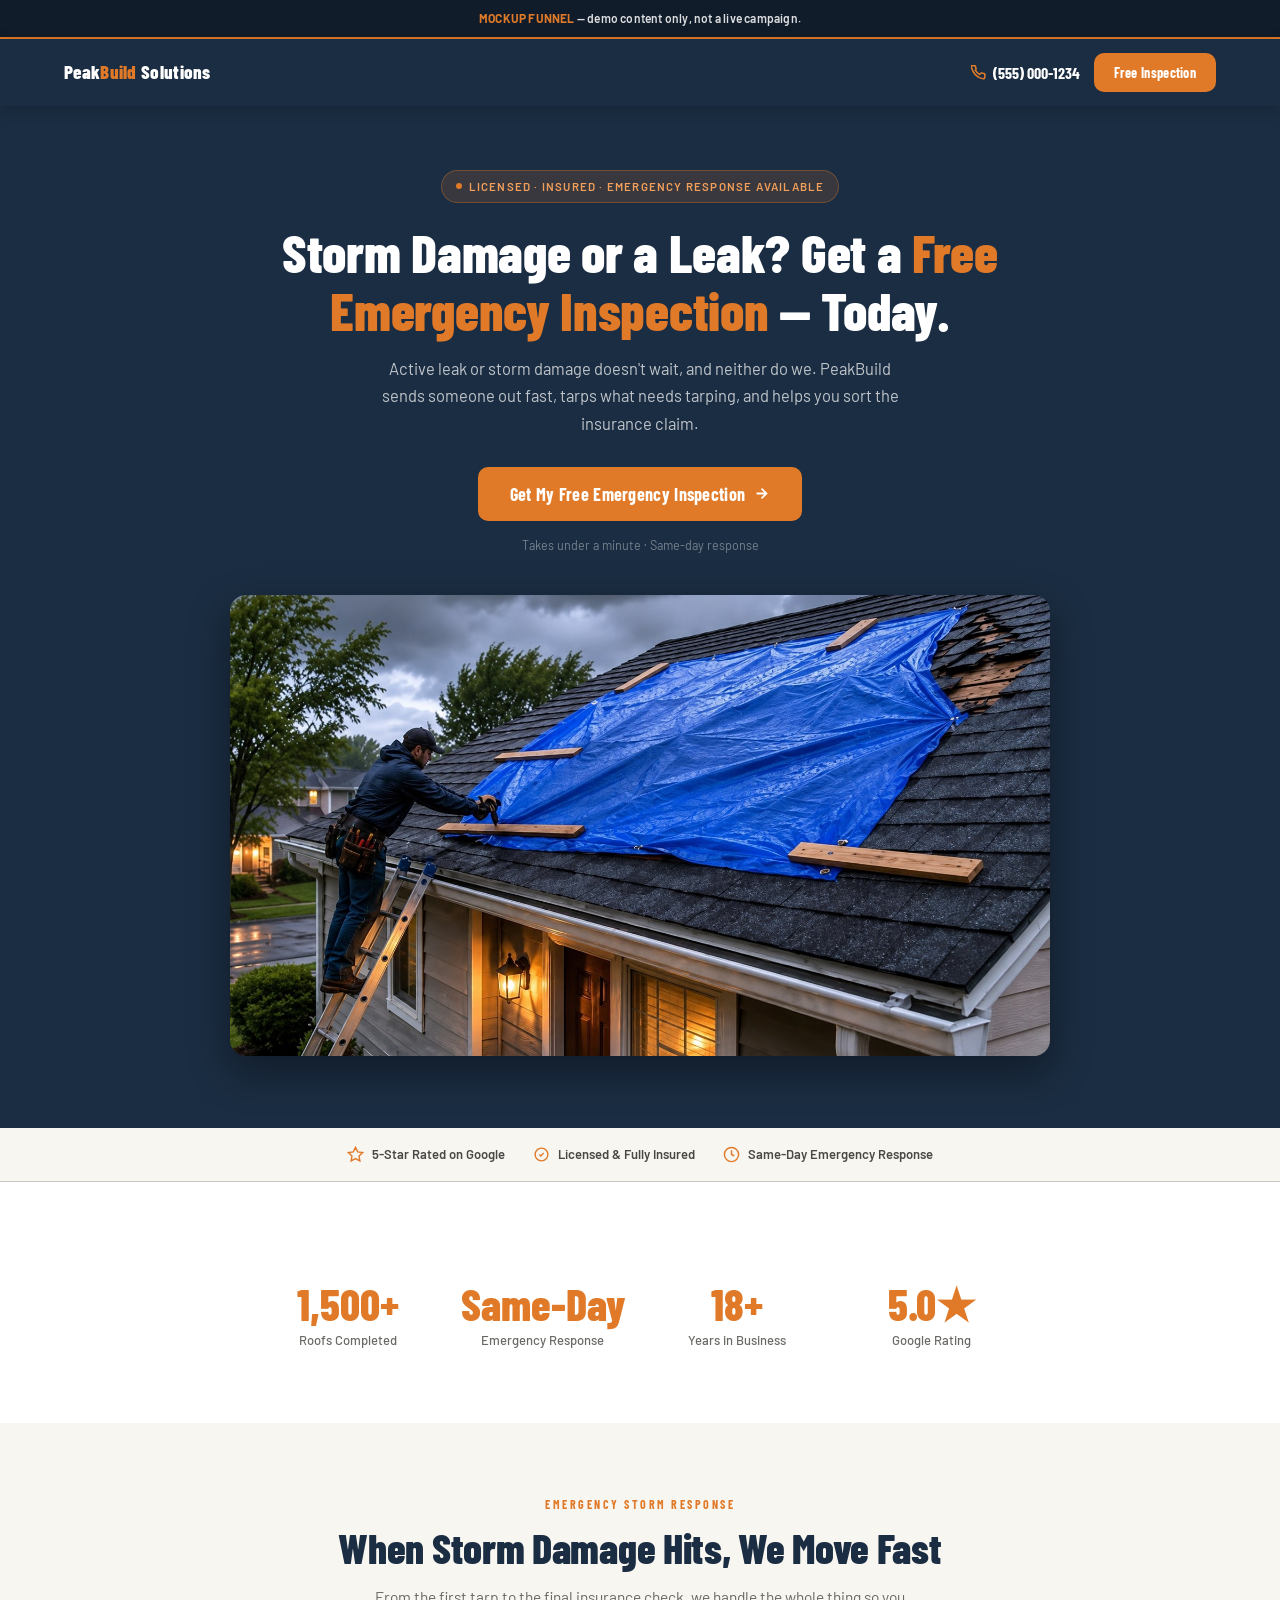
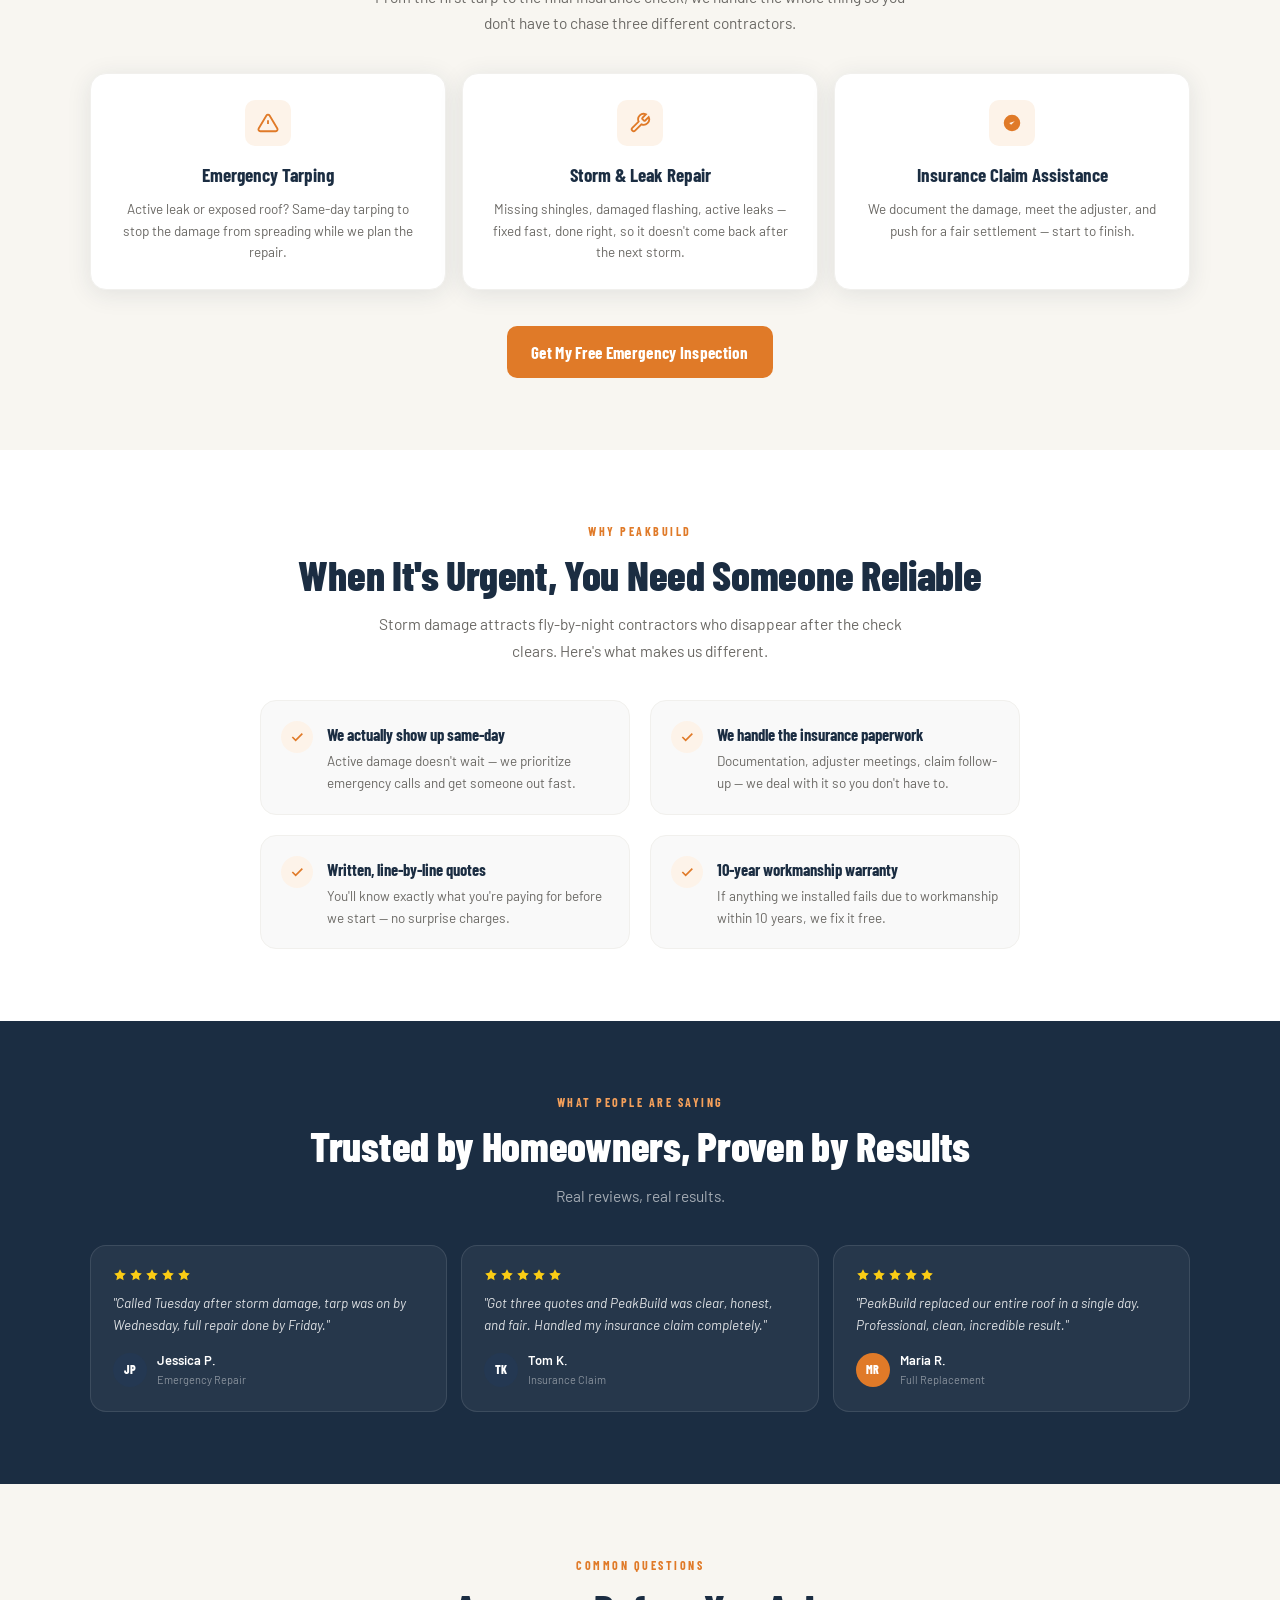
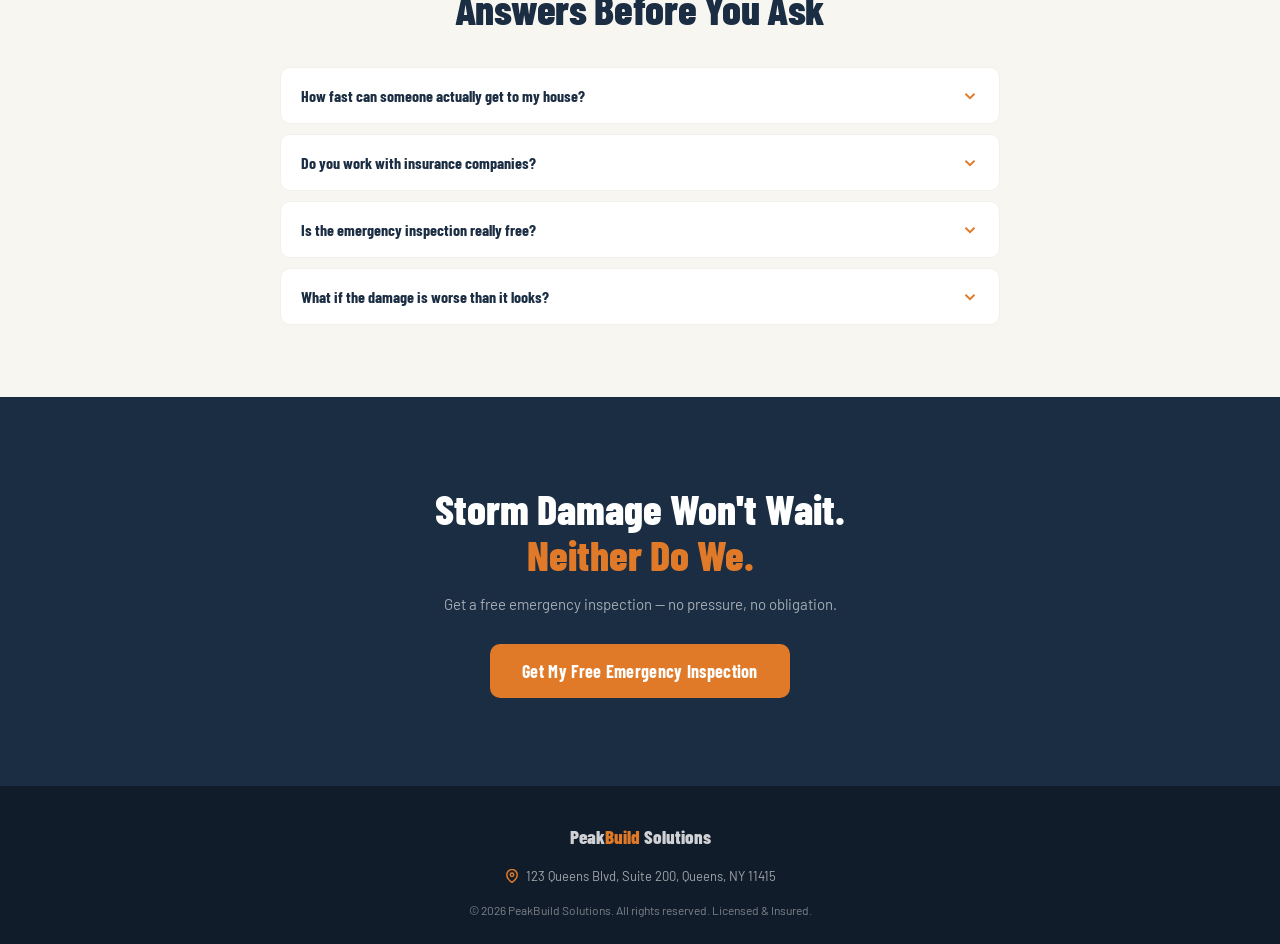
<file: funnel.html>
<!DOCTYPE html>
<html lang="en">
<head>
<meta charset="UTF-8">
<meta name="viewport" content="width=device-width, initial-scale=1.0, minimum-scale=1.0, viewport-fit=cover">
<meta name="robots" content="noindex, nofollow">
<title>Free Emergency Roof Inspection | PeakBuild Solutions</title>
<link rel="preconnect" href="https://fonts.googleapis.com">
<link rel="preconnect" href="https://fonts.gstatic.com" crossorigin>
<link rel="preconnect" href="https://api.leadconnectorhq.com" crossorigin>
<link rel="preconnect" href="https://link.msgsndr.com" crossorigin>
<link rel="preload" href="https://fonts.googleapis.com/css2?family=Barlow+Condensed:wght@400;600;700;800&family=Barlow:wght@400;500;600;700&display=swap" as="style" onload="this.onload=null;this.rel='stylesheet'">
<noscript><link href="https://fonts.googleapis.com/css2?family=Barlow+Condensed:wght@400;600;700;800&family=Barlow:wght@400;500;600;700&display=swap" rel="stylesheet"></noscript>
<style>
*,*::before,*::after{box-sizing:border-box;margin:0;padding:0}
:root{
  --navy:#1B2D42;--navy-light:#243852;--amber:#E07A28;--amber-light:#F08C3A;--amber-pale:#FDF3E9;
  --cream:#F8F6F1;--white:#ffffff;--gray-50:#F9F9F9;--gray-100:#F1F0ED;--gray-300:#C8C6BF;--gray-700:#4A4845;
  --text:#1B2D42;--text-muted:#6B6965;
  --font-display:'Barlow Condensed','Arial Narrow',sans-serif;--font-body:'Barlow','Arial',sans-serif;
  --radius:10px;--radius-lg:16px;
  --shadow:0 4px 24px rgba(27,45,66,0.10);
}
html{scroll-behavior:smooth}
body{font-family:var(--font-body);color:var(--text);background:var(--white);line-height:1.6;overflow-x:hidden}
section{padding:48px 6%}
.section-inner{max-width:1100px;margin:0 auto}
.section-label{font-family:var(--font-display);font-size:12px;font-weight:700;letter-spacing:2.5px;text-transform:uppercase;color:var(--amber);margin-bottom:10px;text-align:center}
.section-title{font-family:var(--font-display);font-size:clamp(28px,4vw,42px);font-weight:800;color:var(--navy);line-height:1.1;letter-spacing:-0.3px;margin-bottom:14px;text-align:center}
.section-sub{font-size:15.5px;color:var(--text-muted);max-width:560px;line-height:1.7;text-align:center;margin:0 auto}

/* ---- mockup banner ---- */
.mockup-banner{background:#111C2A;border-bottom:2px solid var(--amber);padding:9px 5%;display:flex;align-items:center;justify-content:center;gap:8px;text-align:center;flex-wrap:wrap}
.mockup-banner span{font-size:12px;font-weight:600;color:rgba(255,255,255,0.85);letter-spacing:0.2px}
.mockup-banner strong{color:var(--amber)}

/* ---- top bar ---- */
.topbar{position:sticky;top:0;z-index:60;background:var(--navy);padding:14px 5%;display:flex;align-items:center;justify-content:space-between;gap:16px;box-shadow:0 2px 14px rgba(0,0,0,0.2)}
.topbar-logo{font-family:var(--font-display);font-size:19px;font-weight:800;color:#fff;letter-spacing:0.3px}
.topbar-logo span{color:var(--amber)}
.topbar-right{display:flex;align-items:center;gap:14px}
.topbar-phone{display:none;align-items:center;gap:7px;color:#fff;text-decoration:none;font-family:var(--font-display);font-size:16px;font-weight:700}
.topbar-phone svg{color:var(--amber);flex-shrink:0}
.btn-primary{background:var(--amber);color:var(--white);padding:16px 24px;border-radius:var(--radius);font-family:var(--font-display);font-size:17px;font-weight:700;text-decoration:none;letter-spacing:0.3px;border:none;cursor:pointer;display:inline-flex;align-items:center;justify-content:center;gap:8px;transition:background 0.2s,transform 0.2s;width:100%;max-width:380px}
.topbar .btn-primary{width:auto;max-width:none;padding:11px 20px;font-size:14px}
.btn-primary:hover{background:var(--amber-light);transform:translateY(-2px)}

/* ---- hero ---- */
.hero{background:var(--navy);padding:40px 6% 44px;text-align:center}
.hero-badge{display:inline-flex;align-items:center;gap:7px;background:rgba(224,122,40,0.15);border:1px solid rgba(224,122,40,0.35);color:#F5A05A;font-size:11.5px;font-weight:600;padding:6px 14px;border-radius:30px;letter-spacing:1.2px;text-transform:uppercase;margin-bottom:20px}
.hero-badge::before{content:'';width:6px;height:6px;background:var(--amber);border-radius:50%}
.hero h1{font-family:var(--font-display);font-size:clamp(34px,6vw,54px);font-weight:800;color:#fff;line-height:1.08;letter-spacing:-0.3px;margin:0 auto 16px;max-width:760px}
.hero h1 em{color:var(--amber);font-style:normal}
.hero-sub{font-size:16.5px;color:rgba(255,255,255,0.72);max-width:520px;line-height:1.65;margin:0 auto 30px}
.hero .btn-primary{font-size:18px;padding:16px 32px}
.hero-microcopy{font-size:12.5px;color:rgba(255,255,255,0.4);margin-top:14px}
.hero-photo{max-width:820px;margin:26px auto 0;border-radius:var(--radius-lg);overflow:hidden;box-shadow:0 16px 40px rgba(0,0,0,0.4);aspect-ratio:4/3}
.hero-photo img{width:100%;height:100%;object-fit:cover;display:block}

/* ---- trust bar ---- */
.trust-bar{background:var(--cream);border-bottom:1px solid var(--gray-300);padding:16px 5%;display:flex;align-items:center;justify-content:center;gap:28px;flex-wrap:wrap}
.trust-item{display:flex;align-items:center;gap:8px;font-size:13px;font-weight:600;color:var(--gray-700)}
.trust-item svg{width:17px;height:17px;color:var(--amber);flex-shrink:0}

/* ---- stats strip ---- */
.stats-bg{background:var(--white)}
.stats-grid{display:grid;grid-template-columns:repeat(2,1fr);gap:18px;max-width:760px;margin:28px auto 0}
.stat-box{text-align:center}
.stat-num{font-family:var(--font-display);font-size:clamp(32px,5vw,44px);font-weight:800;color:var(--amber);line-height:1}
.stat-label{font-size:13px;color:var(--text-muted);margin-top:4px;font-weight:500}

/* ---- services ---- */
.services-bg{background:var(--cream)}
.services-grid{display:grid;grid-template-columns:1fr;gap:16px;margin-top:36px}
.service-card{background:var(--white);border:1px solid var(--gray-100);border-radius:var(--radius-lg);padding:26px 22px;text-align:center;box-shadow:var(--shadow)}
.service-icon{width:46px;height:46px;background:var(--amber-pale);border-radius:var(--radius);display:flex;align-items:center;justify-content:center;margin:0 auto 14px}
.service-icon svg{width:22px;height:22px;color:var(--amber)}
.service-card h3{font-family:var(--font-display);font-size:19px;font-weight:700;color:var(--navy);margin-bottom:8px}
.service-card p{font-size:13.5px;color:var(--text-muted);line-height:1.6}
.services-cta{text-align:center;margin-top:36px}

/* ---- why us ---- */
.why-bg{background:var(--white)}
.why-grid{display:grid;grid-template-columns:1fr;gap:20px;max-width:760px;margin:36px auto 0}
.why-item{display:flex;gap:14px;align-items:flex-start;background:var(--gray-50);border:1px solid var(--gray-100);border-radius:var(--radius-lg);padding:20px}
.why-check{width:32px;height:32px;background:var(--amber-pale);border-radius:50%;display:flex;align-items:center;justify-content:center;flex-shrink:0}
.why-check svg{width:16px;height:16px;color:var(--amber)}
.why-item h3{font-family:var(--font-display);font-size:16.5px;font-weight:700;color:var(--navy);margin-bottom:3px}
.why-item p{font-size:13.5px;color:var(--text-muted);line-height:1.6}

/* ---- testimonials ---- */
.testimonials-bg{background:var(--navy)}
.testimonials-bg .section-title{color:#fff}
.testimonials-bg .section-sub{color:rgba(255,255,255,0.6)}
.testimonials-bg .section-label{color:#F5A05A}
.reviews-grid{display:grid;grid-template-columns:1fr;gap:14px;margin-top:36px}
.review-card{background:rgba(255,255,255,0.05);border:1px solid rgba(255,255,255,0.1);border-radius:var(--radius-lg);padding:22px}
.review-stars{display:flex;gap:2px;margin-bottom:10px}
.review-stars svg{width:14px;height:14px;fill:#FACC15}
.review-text{font-size:13.5px;color:rgba(255,255,255,0.85);line-height:1.65;margin-bottom:14px;font-style:italic}
.review-author{display:flex;align-items:center;gap:10px}
.review-avatar{width:34px;height:34px;border-radius:50%;background:var(--amber);display:flex;align-items:center;justify-content:center;font-family:var(--font-display);font-size:12px;font-weight:800;color:#fff;flex-shrink:0}
.review-name{font-size:13px;font-weight:600;color:#fff}
.review-role{font-size:11px;color:rgba(255,255,255,0.45)}

/* ---- FAQ accordion ---- */
.faq-bg{background:var(--cream)}
.faq-list{max-width:720px;margin:36px auto 0;display:flex;flex-direction:column;gap:10px}
.faq-item{background:var(--white);border:1px solid var(--gray-100);border-radius:var(--radius);overflow:hidden}
.faq-q{width:100%;text-align:left;background:none;border:none;padding:18px 20px;display:flex;align-items:center;justify-content:space-between;gap:12px;cursor:pointer;font-family:var(--font-display);font-size:16px;font-weight:700;color:var(--navy)}
.faq-q svg{flex-shrink:0;transition:transform 0.3s cubic-bezier(.22,1,.36,1);color:var(--amber)}
.faq-item.open .faq-q svg{transform:rotate(180deg)}
.faq-a{max-height:0;overflow:hidden;transition:max-height 0.35s cubic-bezier(.22,1,.36,1)}
.faq-a p{font-size:13.5px;color:var(--text-muted);line-height:1.65;padding:0 20px 18px}
.faq-item.open .faq-a{max-height:200px}

/* ---- final cta ---- */
.final-cta{background:var(--navy);padding:52px 6%;text-align:center}
.final-cta h2{font-family:var(--font-display);font-size:clamp(28px,4vw,42px);font-weight:800;color:#fff;line-height:1.1;margin-bottom:14px}
.final-cta h2 em{color:var(--amber);font-style:normal}
.final-cta p{font-size:15px;color:rgba(255,255,255,0.6);margin-bottom:28px}

/* ---- footer ---- */
footer{background:#111C2A;padding:36px 5% 24px;display:flex;flex-direction:column;align-items:center;gap:14px;text-align:center}
.footer-logo{font-family:var(--font-display);font-size:19px;font-weight:800;color:rgba(255,255,255,0.8)}
.footer-logo span{color:var(--amber)}
.footer-address{display:flex;align-items:center;gap:7px;font-size:13px;color:rgba(255,255,255,0.6)}
.footer-address svg{color:var(--amber);flex-shrink:0}
.footer-copy{font-size:12px;color:rgba(255,255,255,0.45)}

/* ---- sticky mobile bar ---- */
.sticky-mobile{display:flex;position:fixed;bottom:0;left:0;right:0;z-index:70;background:var(--navy);border-top:1px solid rgba(255,255,255,0.12);padding:10px 16px;gap:10px}
.sticky-mobile a,.sticky-mobile button{flex:1;text-align:center;padding:11px;border-radius:var(--radius);font-family:var(--font-display);font-size:15px;font-weight:700;text-decoration:none;border:none;cursor:pointer}
.sticky-call{background:#C2621A;color:#fff;display:flex;align-items:center;justify-content:center;gap:8px}
.sticky-quote{background:var(--amber);color:#fff}
body{padding-bottom:66px}

/* ---- modal ---- */
.modal-overlay{position:fixed;inset:0;background:rgba(17,28,42,0.72);backdrop-filter:blur(3px);z-index:200;display:none;align-items:flex-end;justify-content:center;padding:0}
.modal-overlay.open{display:flex}
.modal-box{background:var(--navy);width:100%;max-width:560px;border-radius:20px 20px 0 0;padding:26px 22px 30px;position:relative;max-height:92vh;overflow-y:auto;box-shadow:0 -10px 50px rgba(0,0,0,0.4);animation:slideUp 0.35s cubic-bezier(.22,1,.36,1)}
@keyframes slideUp{from{transform:translateY(30px);opacity:0}to{transform:translateY(0);opacity:1}}
@media (min-width:640px){.modal-overlay{align-items:center;padding:20px}.modal-box{border-radius:20px}}
.modal-close{position:absolute;top:16px;right:16px;width:32px;height:32px;border-radius:50%;background:rgba(255,255,255,0.08);border:none;color:rgba(255,255,255,0.6);display:flex;align-items:center;justify-content:center;cursor:pointer}
.modal-close:hover{background:rgba(255,255,255,0.15);color:#fff}
.modal-title{font-family:var(--font-display);font-size:26px;font-weight:800;color:#fff;margin:6px 0 6px;padding-right:30px}
.modal-sub{font-size:13.5px;color:rgba(255,255,255,0.6);margin-bottom:20px}
.hero-form-fields{min-height:570px;position:relative}
.form-skeleton{padding:4px;display:flex;flex-direction:column;gap:12px}
.form-skeleton-line,.form-skeleton-field,.form-skeleton-btn{background:linear-gradient(90deg,rgba(255,255,255,0.08) 25%,rgba(255,255,255,0.14) 50%,rgba(255,255,255,0.08) 75%);background-size:200% 100%;animation:shimmer 1.4s infinite;border-radius:6px}
.form-skeleton-line{height:13px}
.form-skeleton-line.wide{width:70%}
.form-skeleton-line.medium{width:45%}
.form-skeleton-field{height:46px;border-radius:8px}
.form-skeleton-btn{height:50px;border-radius:8px;margin-top:6px}
@keyframes shimmer{0%{background-position:200% 0}100%{background-position:-200% 0}}

@media (min-width:768px){
  .topbar-phone{display:flex}
  .services-grid{grid-template-columns:repeat(3,1fr)}
  .why-grid{grid-template-columns:1fr 1fr}
  .reviews-grid{grid-template-columns:repeat(3,1fr)}
  .stats-grid{grid-template-columns:repeat(4,1fr)}
  .sticky-mobile{display:none}
  body{padding-bottom:0}
  section{padding:72px 5%}
  .hero{padding:64px 5% 72px}
  .hero-photo{aspect-ratio:16/9;margin-top:40px}
  .final-cta{padding:88px 5%}
  .btn-primary{width:auto;max-width:none}
}
</style>
</head>
<body>

<div class="mockup-banner" role="alert">
  <span><strong>MOCKUP FUNNEL</strong> — demo content only, not a live campaign.</span>
</div>

<div class="topbar">
  <div class="topbar-logo">Peak<span>Build</span> Solutions</div>
  <div class="topbar-right">
    <a href="tel:+15550001234" class="topbar-phone">
      <svg width="15" height="15" viewBox="0 0 24 24" fill="none" stroke="currentColor" stroke-width="2.5"><path d="M22 16.92v3a2 2 0 01-2.18 2 19.79 19.79 0 01-8.63-3.07A19.5 19.5 0 013.07 9.81 19.79 19.79 0 01.25 1.23 2 2 0 012.26 1h3a2 2 0 012 1.72c.127.96.361 1.903.7 2.81a2 2 0 01-.45 2.11L6.91 8.35a16 16 0 006.74 6.74l1.71-1.71a2 2 0 012.11-.45c.907.339 1.85.573 2.81.7A2 2 0 0122 16.92z"/></svg>
      (555) 000-1234
    </a>
    <button class="btn-primary" onclick="openModal()">Free Inspection</button>
  </div>
</div>

<!-- HERO -->
<section class="hero">
  <div class="hero-badge">Licensed · Insured · Emergency Response Available</div>
  <h1>Storm Damage or a Leak? Get a <em>Free Emergency Inspection</em> — Today.</h1>
  <p class="hero-sub">Active leak or storm damage doesn't wait, and neither do we. PeakBuild sends someone out fast, tarps what needs tarping, and helps you sort the insurance claim.</p>
  <button class="btn-primary" onclick="openModal()">
    Get My Free Emergency Inspection
    <svg width="17" height="17" viewBox="0 0 24 24" fill="none" stroke="currentColor" stroke-width="2.5"><path d="M5 12h14M12 5l7 7-7 7"/></svg>
  </button>
  <p class="hero-microcopy">Takes under a minute · Same-day response</p>
  <div class="hero-photo">
    <img src="images/service-6.jpg" alt="PeakBuild roofer securing emergency tarp on storm-damaged roof" width="820" height="461" loading="eager" decoding="async">
  </div>
</section>

<div class="trust-bar">
  <div class="trust-item"><svg viewBox="0 0 24 24" fill="none" stroke="currentColor" stroke-width="2"><path d="M12 2l3.09 6.26L22 9.27l-5 4.87 1.18 6.88L12 17.77l-6.18 3.25L7 14.14 2 9.27l6.91-1.01L12 2z"/></svg>5-Star Rated on Google</div>
  <div class="trust-item"><svg viewBox="0 0 24 24" fill="none" stroke="currentColor" stroke-width="2"><path d="M9 12l2 2 4-4m6 2a9 9 0 11-18 0 9 9 0 0118 0z"/></svg>Licensed & Fully Insured</div>
  <div class="trust-item"><svg viewBox="0 0 24 24" fill="none" stroke="currentColor" stroke-width="2"><circle cx="12" cy="12" r="10"/><path d="M12 6v6l4 2"/></svg>Same-Day Emergency Response</div>
</div>

<!-- STATS -->
<section class="stats-bg">
  <div class="section-inner">
    <div class="stats-grid">
      <div class="stat-box"><div class="stat-num">1,500+</div><div class="stat-label">Roofs Completed</div></div>
      <div class="stat-box"><div class="stat-num">Same-Day</div><div class="stat-label">Emergency Response</div></div>
      <div class="stat-box"><div class="stat-num">18+</div><div class="stat-label">Years in Business</div></div>
      <div class="stat-box"><div class="stat-num">5.0★</div><div class="stat-label">Google Rating</div></div>
    </div>
  </div>
</section>

<!-- SERVICES -->
<section class="services-bg" id="services">
  <div class="section-inner">
    <div class="section-label">Emergency Storm Response</div>
    <h2 class="section-title">When Storm Damage Hits, We Move Fast</h2>
    <p class="section-sub">From the first tarp to the final insurance check, we handle the whole thing so you don't have to chase three different contractors.</p>
    <div class="services-grid">
      <div class="service-card">
        <div class="service-icon"><svg viewBox="0 0 24 24" fill="none" stroke="currentColor" stroke-width="2"><path d="M10.29 3.86L1.82 18a2 2 0 001.71 3h16.94a2 2 0 001.71-3L13.71 3.86a2 2 0 00-3.42 0z"/><line x1="12" y1="9" x2="12" y2="13"/><line x1="12" y1="17" x2="12.01" y2="17"/></svg></div>
        <h3>Emergency Tarping</h3>
        <p>Active leak or exposed roof? Same-day tarping to stop the damage from spreading while we plan the repair.</p>
      </div>
      <div class="service-card">
        <div class="service-icon"><svg viewBox="0 0 24 24" fill="none" stroke="currentColor" stroke-width="2"><path d="M14.7 6.3a1 1 0 000 1.4l1.6 1.6a1 1 0 001.4 0l3.77-3.77a6 6 0 01-7.94 7.94l-6.91 6.91a2.12 2.12 0 01-3-3l6.91-6.91a6 6 0 017.94-7.94l-3.76 3.76z"/></svg></div>
        <h3>Storm & Leak Repair</h3>
        <p>Missing shingles, damaged flashing, active leaks — fixed fast, done right, so it doesn't come back after the next storm.</p>
      </div>
      <div class="service-card">
        <div class="service-icon"><svg viewBox="0 0 24 24" fill="none" stroke="currentColor" stroke-width="2"><path d="M9 12l2 2 4-4m6 2a9 9 0 11-18 0 9 9 0 0118 0z" fill="currentColor" stroke="none"/></svg></div>
        <h3>Insurance Claim Assistance</h3>
        <p>We document the damage, meet the adjuster, and push for a fair settlement — start to finish.</p>
      </div>
    </div>
    <div class="services-cta">
      <button class="btn-primary" onclick="openModal()">Get My Free Emergency Inspection</button>
    </div>
  </div>
</section>

<!-- WHY US -->
<section class="why-bg" id="why-us">
  <div class="section-inner">
    <div class="section-label">Why PeakBuild</div>
    <h2 class="section-title">When It's Urgent, You Need Someone Reliable</h2>
    <p class="section-sub">Storm damage attracts fly-by-night contractors who disappear after the check clears. Here's what makes us different.</p>
    <div class="why-grid">
      <div class="why-item">
        <div class="why-check"><svg viewBox="0 0 24 24" fill="none" stroke="currentColor" stroke-width="2.5"><path d="M5 12l5 5L20 7"/></svg></div>
        <div><h3>We actually show up same-day</h3><p>Active damage doesn't wait — we prioritize emergency calls and get someone out fast.</p></div>
      </div>
      <div class="why-item">
        <div class="why-check"><svg viewBox="0 0 24 24" fill="none" stroke="currentColor" stroke-width="2.5"><path d="M5 12l5 5L20 7"/></svg></div>
        <div><h3>We handle the insurance paperwork</h3><p>Documentation, adjuster meetings, claim follow-up — we deal with it so you don't have to.</p></div>
      </div>
      <div class="why-item">
        <div class="why-check"><svg viewBox="0 0 24 24" fill="none" stroke="currentColor" stroke-width="2.5"><path d="M5 12l5 5L20 7"/></svg></div>
        <div><h3>Written, line-by-line quotes</h3><p>You'll know exactly what you're paying for before we start — no surprise charges.</p></div>
      </div>
      <div class="why-item">
        <div class="why-check"><svg viewBox="0 0 24 24" fill="none" stroke="currentColor" stroke-width="2.5"><path d="M5 12l5 5L20 7"/></svg></div>
        <div><h3>10-year workmanship warranty</h3><p>If anything we installed fails due to workmanship within 10 years, we fix it free.</p></div>
      </div>
    </div>
  </div>
</section>

<!-- TESTIMONIALS -->
<section class="testimonials-bg" id="testimonials">
  <div class="section-inner">
    <div class="section-label">What People Are Saying</div>
    <h2 class="section-title">Trusted by Homeowners, Proven by Results</h2>
    <p class="section-sub">Real reviews, real results.</p>
    <div class="reviews-grid">
      <div class="review-card">
        <div class="review-stars"><svg viewBox="0 0 24 24"><path d="M12 2l3.09 6.26L22 9.27l-5 4.87 1.18 6.88L12 17.77l-6.18 3.25L7 14.14 2 9.27l6.91-1.01L12 2z"/></svg><svg viewBox="0 0 24 24"><path d="M12 2l3.09 6.26L22 9.27l-5 4.87 1.18 6.88L12 17.77l-6.18 3.25L7 14.14 2 9.27l6.91-1.01L12 2z"/></svg><svg viewBox="0 0 24 24"><path d="M12 2l3.09 6.26L22 9.27l-5 4.87 1.18 6.88L12 17.77l-6.18 3.25L7 14.14 2 9.27l6.91-1.01L12 2z"/></svg><svg viewBox="0 0 24 24"><path d="M12 2l3.09 6.26L22 9.27l-5 4.87 1.18 6.88L12 17.77l-6.18 3.25L7 14.14 2 9.27l6.91-1.01L12 2z"/></svg><svg viewBox="0 0 24 24"><path d="M12 2l3.09 6.26L22 9.27l-5 4.87 1.18 6.88L12 17.77l-6.18 3.25L7 14.14 2 9.27l6.91-1.01L12 2z"/></svg></div>
        <p class="review-text">"Called Tuesday after storm damage, tarp was on by Wednesday, full repair done by Friday."</p>
        <div class="review-author"><div class="review-avatar" style="background:var(--navy-light)">JP</div><div><div class="review-name">Jessica P.</div><div class="review-role">Emergency Repair</div></div></div>
      </div>
      <div class="review-card">
        <div class="review-stars"><svg viewBox="0 0 24 24"><path d="M12 2l3.09 6.26L22 9.27l-5 4.87 1.18 6.88L12 17.77l-6.18 3.25L7 14.14 2 9.27l6.91-1.01L12 2z"/></svg><svg viewBox="0 0 24 24"><path d="M12 2l3.09 6.26L22 9.27l-5 4.87 1.18 6.88L12 17.77l-6.18 3.25L7 14.14 2 9.27l6.91-1.01L12 2z"/></svg><svg viewBox="0 0 24 24"><path d="M12 2l3.09 6.26L22 9.27l-5 4.87 1.18 6.88L12 17.77l-6.18 3.25L7 14.14 2 9.27l6.91-1.01L12 2z"/></svg><svg viewBox="0 0 24 24"><path d="M12 2l3.09 6.26L22 9.27l-5 4.87 1.18 6.88L12 17.77l-6.18 3.25L7 14.14 2 9.27l6.91-1.01L12 2z"/></svg><svg viewBox="0 0 24 24"><path d="M12 2l3.09 6.26L22 9.27l-5 4.87 1.18 6.88L12 17.77l-6.18 3.25L7 14.14 2 9.27l6.91-1.01L12 2z"/></svg></div>
        <p class="review-text">"Got three quotes and PeakBuild was clear, honest, and fair. Handled my insurance claim completely."</p>
        <div class="review-author"><div class="review-avatar" style="background:var(--navy-light)">TK</div><div><div class="review-name">Tom K.</div><div class="review-role">Insurance Claim</div></div></div>
      </div>
      <div class="review-card">
        <div class="review-stars"><svg viewBox="0 0 24 24"><path d="M12 2l3.09 6.26L22 9.27l-5 4.87 1.18 6.88L12 17.77l-6.18 3.25L7 14.14 2 9.27l6.91-1.01L12 2z"/></svg><svg viewBox="0 0 24 24"><path d="M12 2l3.09 6.26L22 9.27l-5 4.87 1.18 6.88L12 17.77l-6.18 3.25L7 14.14 2 9.27l6.91-1.01L12 2z"/></svg><svg viewBox="0 0 24 24"><path d="M12 2l3.09 6.26L22 9.27l-5 4.87 1.18 6.88L12 17.77l-6.18 3.25L7 14.14 2 9.27l6.91-1.01L12 2z"/></svg><svg viewBox="0 0 24 24"><path d="M12 2l3.09 6.26L22 9.27l-5 4.87 1.18 6.88L12 17.77l-6.18 3.25L7 14.14 2 9.27l6.91-1.01L12 2z"/></svg><svg viewBox="0 0 24 24"><path d="M12 2l3.09 6.26L22 9.27l-5 4.87 1.18 6.88L12 17.77l-6.18 3.25L7 14.14 2 9.27l6.91-1.01L12 2z"/></svg></div>
        <p class="review-text">"PeakBuild replaced our entire roof in a single day. Professional, clean, incredible result."</p>
        <div class="review-author"><div class="review-avatar">MR</div><div><div class="review-name">Maria R.</div><div class="review-role">Full Replacement</div></div></div>
      </div>
    </div>
  </div>
</section>

<!-- FAQ -->
<section class="faq-bg" id="faq">
  <div class="section-inner">
    <div class="section-label">Common Questions</div>
    <h2 class="section-title">Answers Before You Ask</h2>
    <div class="faq-list">
      <div class="faq-item">
        <button class="faq-q" onclick="toggleFaq(this)">How fast can someone actually get to my house?<svg width="18" height="18" viewBox="0 0 24 24" fill="none" stroke="currentColor" stroke-width="2.5"><path d="M6 9l6 6 6-6"/></svg></button>
        <div class="faq-a"><p>For active leaks or storm damage, we prioritize same-day response. Call us directly and we'll confirm a time within a few hours.</p></div>
      </div>
      <div class="faq-item">
        <button class="faq-q" onclick="toggleFaq(this)">Do you work with insurance companies?<svg width="18" height="18" viewBox="0 0 24 24" fill="none" stroke="currentColor" stroke-width="2.5"><path d="M6 9l6 6 6-6"/></svg></button>
        <div class="faq-a"><p>Yes. We handle the entire claims process — documentation, adjuster meetings, and final paperwork.</p></div>
      </div>
      <div class="faq-item">
        <button class="faq-q" onclick="toggleFaq(this)">Is the emergency inspection really free?<svg width="18" height="18" viewBox="0 0 24 24" fill="none" stroke="currentColor" stroke-width="2.5"><path d="M6 9l6 6 6-6"/></svg></button>
        <div class="faq-a"><p>Completely free, no strings attached. We inspect the damage and give you a full written quote — you decide if you want to move forward.</p></div>
      </div>
      <div class="faq-item">
        <button class="faq-q" onclick="toggleFaq(this)">What if the damage is worse than it looks?<svg width="18" height="18" viewBox="0 0 24 24" fill="none" stroke="currentColor" stroke-width="2.5"><path d="M6 9l6 6 6-6"/></svg></button>
        <div class="faq-a"><p>That's exactly what the inspection is for. We document everything with photos so you and your insurer both have the full picture.</p></div>
      </div>
    </div>
  </div>
</section>

<!-- FINAL CTA -->
<section class="final-cta">
  <h2>Storm Damage Won't Wait.<br><em>Neither Do We.</em></h2>
  <p>Get a free emergency inspection — no pressure, no obligation.</p>
  <button class="btn-primary" style="font-size:18px;padding:16px 32px" onclick="openModal()">Get My Free Emergency Inspection</button>
</section>

<footer role="contentinfo">
  <div class="footer-logo">Peak<span>Build</span> Solutions</div>
  <div class="footer-address">
    <svg width="14" height="14" viewBox="0 0 24 24" fill="none" stroke="currentColor" stroke-width="2.5"><path d="M21 10c0 7-9 13-9 13s-9-6-9-13a9 9 0 0118 0z"/><circle cx="12" cy="10" r="3"/></svg>
    123 Queens Blvd, Suite 200, Queens, NY 11415
  </div>
  <p class="footer-copy">© 2026 PeakBuild Solutions. All rights reserved. Licensed & Insured.</p>
</footer>

<div class="sticky-mobile">
  <a href="tel:+15550001234" class="sticky-call">
    <svg width="15" height="15" viewBox="0 0 24 24" fill="none" stroke="currentColor" stroke-width="2.5"><path d="M22 16.92v3a2 2 0 01-2.18 2 19.79 19.79 0 01-8.63-3.07A19.5 19.5 0 013.07 9.81 19.79 19.79 0 01.25 1.23 2 2 0 012.26 1h3a2 2 0 012 1.72c.127.96.361 1.903.7 2.81a2 2 0 01-.45 2.11L6.91 8.35a16 16 0 006.74 6.74l1.71-1.71a2 2 0 012.11-.45c.907.339 1.85.573 2.81.7A2 2 0 0122 16.92z"/></svg>
    Call Now
  </a>
  <button class="sticky-quote" onclick="openModal()">Free Inspection</button>
</div>

<!-- MODAL -->
<div class="modal-overlay" id="modal-overlay" onclick="if(event.target===this)closeModal()">
  <div class="modal-box">
    <button class="modal-close" onclick="closeModal()" aria-label="Close">
      <svg width="16" height="16" viewBox="0 0 24 24" fill="none" stroke="currentColor" stroke-width="2.5"><path d="M18 6L6 18M6 6l12 12"/></svg>
    </button>
    <p class="modal-title">Get Your Free Emergency Inspection</p>
    <p class="modal-sub">Fill out the form and we'll call you today to schedule your inspection.</p>
    <div class="hero-form-fields" id="hero-form-fields">
      <div class="form-skeleton" id="form-skeleton" aria-hidden="true">
        <div class="form-skeleton-line wide"></div>
        <div class="form-skeleton-line medium"></div>
        <div class="form-skeleton-field"></div>
        <div class="form-skeleton-field"></div>
        <div class="form-skeleton-field"></div>
        <div class="form-skeleton-btn"></div>
      </div>
      <!-- GHL form iframe injected via JS the first time the modal opens -->
    </div>
  </div>
</div>

<script>
(function(){
  // TODO: replace with the funnel-specific form's ID once it's built in GHL.
  var FUNNEL_FORM_ID = 'E1KWdmzNzCSbLTl3V7Pb';
  var formInjected = false;

  window.openModal = function(){
    document.getElementById('modal-overlay').classList.add('open');
    document.body.style.overflow = 'hidden';
    if (!formInjected) injectForm();
  };
  window.closeModal = function(){
    document.getElementById('modal-overlay').classList.remove('open');
    document.body.style.overflow = '';
  };
  document.addEventListener('keydown', function(e){
    if (e.key === 'Escape') closeModal();
  });

  function injectForm(){
    formInjected = true;
    var wrap = document.getElementById('hero-form-fields');
    var iframe = document.createElement('iframe');
    iframe.src = 'https://api.leadconnectorhq.com/widget/form/' + FUNNEL_FORM_ID;
    iframe.style.cssText = 'width:100%;height:570px;border:none;border-radius:8px;opacity:0;transition:opacity 0.4s ease;';
    iframe.id = 'inline-' + FUNNEL_FORM_ID;
    iframe.setAttribute('data-layout', "{'id':'INLINE'}");
    iframe.setAttribute('data-trigger-type', 'alwaysShow');
    iframe.setAttribute('data-trigger-value', '');
    iframe.setAttribute('data-activation-type', 'alwaysActivated');
    iframe.setAttribute('data-activation-value', '');
    iframe.setAttribute('data-deactivation-type', 'neverDeactivate');
    iframe.setAttribute('data-deactivation-value', '');
    iframe.setAttribute('data-form-name', 'Funnel Estimate');
    iframe.setAttribute('data-height', '570');
    iframe.setAttribute('data-layout-iframe-id', 'inline-' + FUNNEL_FORM_ID);
    iframe.setAttribute('data-form-id', FUNNEL_FORM_ID);
    iframe.title = 'Funnel Estimate';
    iframe.onload = function(){
      iframe.style.opacity = '1';
      var sk = document.getElementById('form-skeleton');
      if (sk) sk.style.display = 'none';
    };
    wrap.appendChild(iframe);
    if (!document.getElementById('lc-form-embed-js')) {
      var script = document.createElement('script');
      script.src = 'https://link.msgsndr.com/js/form_embed.js';
      script.id = 'lc-form-embed-js';
      document.body.appendChild(script);
    }
  }

  window.toggleFaq = function(btn){
    var item = btn.closest('.faq-item');
    var wasOpen = item.classList.contains('open');
    document.querySelectorAll('.faq-item.open').forEach(function(i){ i.classList.remove('open'); });
    if (!wasOpen) item.classList.add('open');
  };
})();
</script>

</body>
</html>
</file>
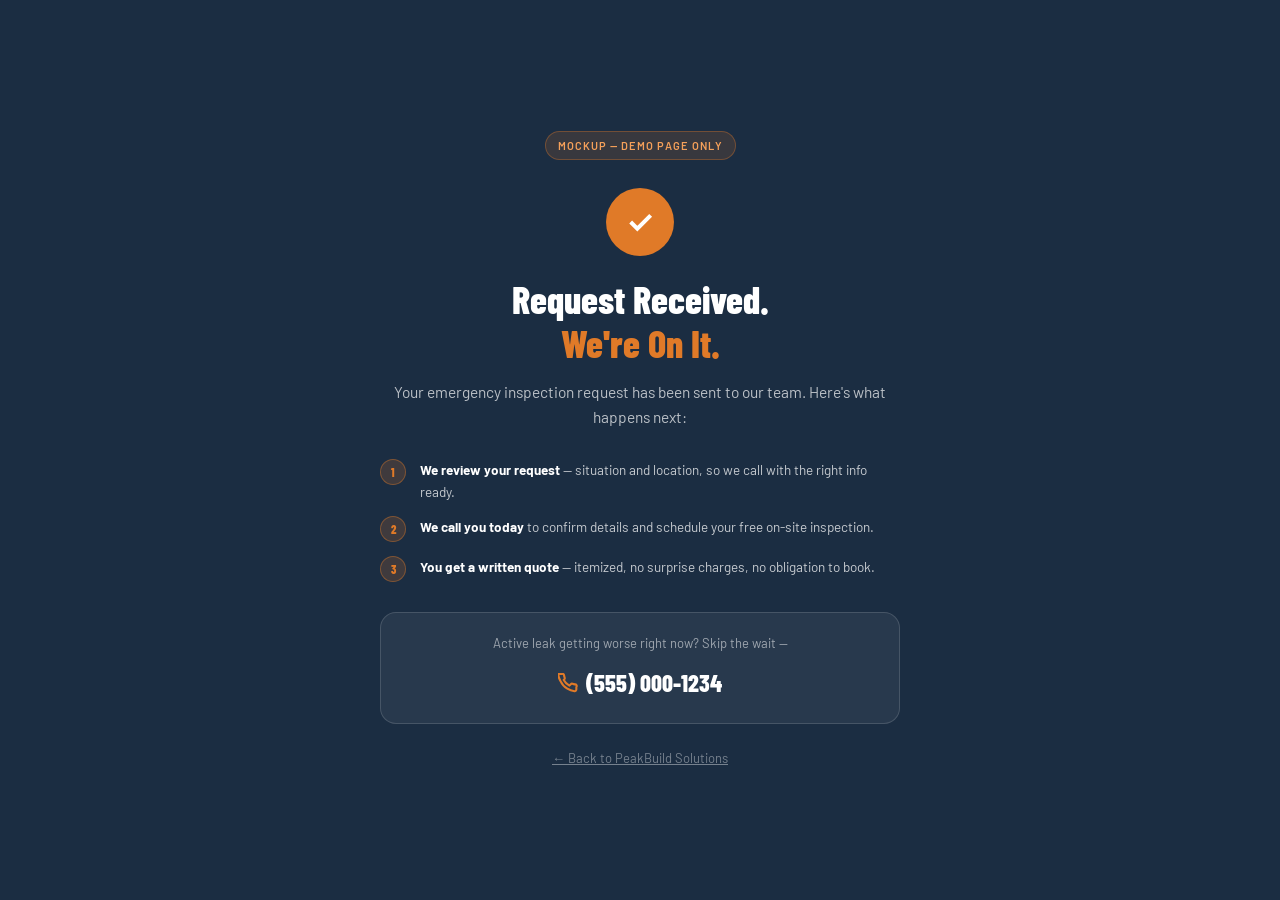
<file: thank-you.html>
<!DOCTYPE html>
<html lang="en">
<head>
<meta charset="UTF-8">
<meta name="viewport" content="width=device-width, initial-scale=1.0, minimum-scale=1.0, viewport-fit=cover">
<meta name="robots" content="noindex, nofollow">
<title>Request Received | PeakBuild Solutions</title>
<link rel="preconnect" href="https://fonts.googleapis.com">
<link rel="preconnect" href="https://fonts.gstatic.com" crossorigin>
<link rel="preload" href="https://fonts.googleapis.com/css2?family=Barlow+Condensed:wght@400;700;800&family=Barlow:wght@400;500;600;700&display=swap" as="style" onload="this.onload=null;this.rel='stylesheet'">
<noscript><link href="https://fonts.googleapis.com/css2?family=Barlow+Condensed:wght@400;700;800&family=Barlow:wght@400;500;600;700&display=swap" rel="stylesheet"></noscript>

<!--
  IFRAME-BUST SCRIPT — runs before paint.
  Your GHL form's "On Submit" action redirects to this page. Because the form
  itself is embedded in an iframe on funnel.html, a normal redirect would just
  load this page *inside* that iframe — invisible to ad platform pixels, which
  generally only fire reliably on the browser's real top-level page.
  This script detects that situation and forces the whole browser tab to
  navigate here instead, so this becomes the actual page the visitor is on.
-->
<script>
try {
  if (window.top !== window.self) {
    window.top.location.href = window.self.location.href;
  }
} catch (e) {
  // Some environments (sandboxed previews, certain iframe security policies)
  // block top-level navigation entirely. If that happens, just let the page
  // render normally inside the frame instead of throwing and breaking load.
}
</script>

<!--
  TODO — CONVERSION PIXELS
  Drop your real Meta Pixel / Google Ads conversion tag here once you have
  the account IDs. This is the ONE page in the whole funnel where a pixel
  will reliably fire, because of the iframe-bust above. Example placeholders:

  <script>
    // Meta Pixel
    // fbq('track', 'Lead');
  </script>
  <script>
    // Google Ads conversion
    // gtag('event', 'conversion', {'send_to': 'AW-XXXXXXXXX/XXXXXXXXXXXX'});
  </script>
-->

<style>
*,*::before,*::after{box-sizing:border-box;margin:0;padding:0}
:root{
  --navy:#1B2D42;--amber:#E07A28;--amber-light:#F08C3A;--amber-pale:#FDF3E9;
  --font-display:'Barlow Condensed','Arial Narrow',sans-serif;--font-body:'Barlow','Arial',sans-serif;
  --radius:10px;--radius-lg:16px;
}
body{font-family:var(--font-body);color:#fff;background:var(--navy);min-height:100vh;line-height:1.6;display:flex;align-items:center;justify-content:center;padding:24px}
.card{max-width:520px;width:100%;text-align:center}
.mockup-tag{display:inline-flex;align-items:center;background:rgba(224,122,40,0.15);border:1px solid rgba(224,122,40,0.35);color:#F5A05A;font-size:11px;font-weight:600;padding:5px 12px;border-radius:30px;letter-spacing:1px;text-transform:uppercase;margin-bottom:28px}
.check-icon{width:68px;height:68px;background:var(--amber);border-radius:50%;display:flex;align-items:center;justify-content:center;margin:0 auto 22px}
.check-icon svg{width:32px;height:32px;color:#fff}
h1{font-family:var(--font-display);font-size:clamp(28px,5vw,38px);font-weight:800;line-height:1.15;margin-bottom:14px}
h1 em{color:var(--amber);font-style:normal}
.sub{font-size:15.5px;color:rgba(255,255,255,0.7);margin-bottom:30px}
.next-list{display:flex;flex-direction:column;gap:14px;text-align:left;margin-bottom:30px}
.next-item{display:flex;gap:14px;align-items:flex-start}
.next-num{width:26px;height:26px;background:rgba(224,122,40,0.18);border:1px solid rgba(224,122,40,0.4);color:var(--amber);border-radius:50%;display:flex;align-items:center;justify-content:center;font-family:var(--font-display);font-size:12px;font-weight:800;flex-shrink:0}
.next-item p{font-size:13.5px;color:rgba(255,255,255,0.75)}
.next-item strong{color:#fff}
.urgent-box{background:rgba(255,255,255,0.06);border:1px solid rgba(255,255,255,0.14);border-radius:var(--radius-lg);padding:20px}
.urgent-box p{font-size:13px;color:rgba(255,255,255,0.55);margin-bottom:10px}
.urgent-phone{font-family:var(--font-display);font-size:24px;font-weight:800;color:#fff;text-decoration:none;display:inline-flex;align-items:center;gap:8px}
.urgent-phone svg{color:var(--amber)}
.back-link{display:inline-block;margin-top:24px;font-size:13px;color:rgba(255,255,255,0.4);text-decoration:underline}
.back-link:hover{color:rgba(255,255,255,0.7)}
</style>
</head>
<body>

<div class="card">
  <div class="mockup-tag">Mockup — demo page only</div>
  <div class="check-icon">
    <svg viewBox="0 0 24 24" fill="none" stroke="currentColor" stroke-width="3"><path d="M5 12l5 5L20 7"/></svg>
  </div>
  <h1>Request Received.<br><em>We're On It.</em></h1>
  <p class="sub">Your emergency inspection request has been sent to our team. Here's what happens next:</p>

  <div class="next-list">
    <div class="next-item">
      <div class="next-num">1</div>
      <p><strong>We review your request</strong> — situation and location, so we call with the right info ready.</p>
    </div>
    <div class="next-item">
      <div class="next-num">2</div>
      <p><strong>We call you today</strong> to confirm details and schedule your free on-site inspection.</p>
    </div>
    <div class="next-item">
      <div class="next-num">3</div>
      <p><strong>You get a written quote</strong> — itemized, no surprise charges, no obligation to book.</p>
    </div>
  </div>

  <div class="urgent-box">
    <p>Active leak getting worse right now? Skip the wait —</p>
    <a href="tel:+15550001234" class="urgent-phone">
      <svg width="20" height="20" viewBox="0 0 24 24" fill="none" stroke="currentColor" stroke-width="2.5"><path d="M22 16.92v3a2 2 0 01-2.18 2 19.79 19.79 0 01-8.63-3.07A19.5 19.5 0 013.07 9.81 19.79 19.79 0 01.25 1.23 2 2 0 012.26 1h3a2 2 0 012 1.72c.127.96.361 1.903.7 2.81a2 2 0 01-.45 2.11L6.91 8.35a16 16 0 006.74 6.74l1.71-1.71a2 2 0 012.11-.45c.907.339 1.85.573 2.81.7A2 2 0 0122 16.92z"/></svg>
      (555) 000-1234
    </a>
  </div>

  <a href="funnel.html" class="back-link">← Back to PeakBuild Solutions</a>
</div>

</body>
</html>
</file>
<file: styles.css>
*,*::before,*::after{box-sizing:border-box;margin:0;padding:0}:root{--navy:#1B2D42;--navy-light:#243852;--amber:#E07A28;--amber-light:#F08C3A;--amber-pale:#FDF3E9;--cream:#F8F6F1;--white:#ffffff;--gray-50:#F9F9F9;--gray-100:#F1F0ED;--gray-300:#C8C6BF;--gray-500:#878580;--gray-700:#4A4845;--text:#1B2D42;--text-muted:#6B6965;--font-display:'Barlow Condensed','Arial Narrow',sans-serif;--font-body:'Barlow','Arial',sans-serif;--radius:8px;--radius-lg:14px;--shadow:0 4px 24px rgba(27,45,66,0.10);--shadow-sm:0 2px 10px rgba(27,45,66,0.07)}html{scroll-behavior:smooth}body{font-family:var(--font-body);color:var(--text);background:var(--white);line-height:1.6;overflow-x:hidden}.mockup-site-banner{background:#1a1a2e;border-bottom:2px solid var(--amber);padding:10px 5%;display:flex;align-items:center;justify-content:center;gap:10px;text-align:center;flex-wrap:wrap;position:relative;z-index:200}.mockup-site-banner svg{color:var(--amber);flex-shrink:0}.mockup-site-banner span{font-family:var(--font-body);font-size:13px;font-weight:600;color:rgba(255,255,255,0.9);letter-spacing:0.3px}.mockup-site-banner strong{color:var(--amber)}nav{position:sticky;top:0;z-index:100;background:var(--white);display:grid;grid-template-columns:1fr auto 1fr;align-items:center;padding:0 5%;height:66px;box-shadow:0 2px 12px rgba(27,45,66,0.10);border-bottom:1px solid var(--gray-100)}.nav-left{display:flex;align-items:center;justify-content:flex-start}.nav-center{display:flex;align-items:center;justify-content:center}.nav-right{display:flex;align-items:center;justify-content:flex-end;gap:16px}.nav-phone{display:flex;align-items:center;gap:7px;font-family:var(--font-display);font-size:18px;font-weight:700;color:var(--navy);text-decoration:none;transition:color 0.2s}.nav-phone:hover{color:var(--amber)}.nav-phone svg{color:var(--amber);flex-shrink:0}.nav-logo{display:flex;align-items:center;gap:10px;text-decoration:none}.nav-logo-icon{width:42px;height:38px}.nav-logo-text{font-family:var(--font-display);font-size:22px;font-weight:800;color:var(--navy);letter-spacing:0.5px;line-height:1}.nav-logo-text span{color:var(--amber)}.nav-links{display:flex;align-items:center;gap:48px}.nav-links a{font-family:var(--font-body);font-size:16px;font-weight:500;color:var(--gray-700);text-decoration:none;letter-spacing:0.3px;position:relative;padding:4px 0;transition:color 0.2s}.nav-links a::after{content:'';position:absolute;bottom:-2px;left:0;width:0;height:2px;background:var(--amber);border-radius:2px;transition:width 0.25s cubic-bezier(0.4,0,0.2,1)}.nav-links a:hover{color:var(--navy)}.nav-links a:hover::after{width:100%}.nav-hamburger{display:none;flex-direction:column;justify-content:center;align-items:center;gap:5px;width:36px;height:36px;background:none;border:none;cursor:pointer;padding:4px;border-radius:var(--radius);transition:background 0.2s}.nav-hamburger:hover{background:var(--gray-100)}.nav-hamburger span{display:block;width:22px;height:2px;background:var(--navy);border-radius:2px;transition:transform 0.3s ease,opacity 0.3s ease;transform-origin:center}.nav-hamburger.open span:nth-child(1){transform:translateY(7px) rotate(45deg)}.nav-hamburger.open span:nth-child(2){opacity:0;transform:scaleX(0)}.nav-hamburger.open span:nth-child(3){transform:translateY(-7px) rotate(-45deg)}.mobile-menu{display:flex;flex-direction:column;position:fixed;top:66px;left:0;right:0;background:var(--white);border-bottom:1px solid var(--gray-100);box-shadow:0 8px 24px rgba(27,45,66,0.12);z-index:99;padding:16px 5% 20px;gap:4px;visibility:hidden;opacity:0;pointer-events:none;transform:translateY(-8px);transition:transform 0.25s ease,opacity 0.25s ease,visibility 0.25s ease;max-height:calc(100vh - 66px);overflow-y:auto}.mobile-menu.open{visibility:visible;opacity:1;pointer-events:all;transform:translateY(0)}.mobile-menu a{font-family:var(--font-body);font-size:16px;font-weight:500;color:var(--navy);text-decoration:none;padding:12px 0;border-bottom:1px solid var(--gray-100);transition:color 0.2s}.mobile-menu a:last-child{border-bottom:none}.mobile-menu a:hover{color:var(--amber)}.mobile-menu .mobile-cta{margin-top:10px;background:var(--amber);color:var(--white) !important;text-align:center;padding:13px;border-radius:var(--radius);font-weight:700 !important;border-bottom:none !important}.mobile-menu .mobile-cta:hover{background:var(--amber-light) !important}.nav-cta{background:var(--amber);color:var(--white) !important;padding:9px 20px;border-radius:var(--radius);font-weight:600 !important;font-size:14px !important;transition:background 0.2s !important}.nav-cta:hover{background:var(--amber-light) !important}.hero{background:var(--navy);padding:80px 5% 90px;position:relative;overflow:visible}.hero::before{content:'';position:absolute;top:0;right:0;width:55%;height:100%;background:url('data:image/svg+xml,<svg xmlns="http://www.w3.org/2000/svg" viewBox="0 0 600 500"><polygon points="0,0 600,0 600,500 100,500" fill="%23243852"/></svg>') no-repeat right center / cover;opacity:0.5;pointer-events:none;z-index:0}.hero-inner{max-width:1100px;margin:0 auto;position:relative;z-index:1;width:100%}.hero-badge{display:inline-flex;align-items:center;gap:7px;background:rgba(224,122,40,0.15);border:1px solid rgba(224,122,40,0.35);color:#F5A05A;font-size:12px;font-weight:600;padding:6px 14px;border-radius:30px;letter-spacing:1.5px;text-transform:uppercase;margin-bottom:22px}.hero-badge::before{content:'';width:7px;height:7px;background:var(--amber);border-radius:50%}.hero h1{font-family:var(--font-display);font-size:clamp(42px,6vw,72px);font-weight:800;color:var(--white);line-height:1.05;letter-spacing:-0.5px;margin-bottom:20px;max-width:700px}.hero h1 em{color:var(--amber);font-style:normal}.hero-sub{font-size:17px;color:rgba(255,255,255,0.72);max-width:520px;line-height:1.65;margin-bottom:14px}.hero-who{font-size:14px;color:rgba(255,255,255,0.5);margin-bottom:36px;font-weight:500}.hero-who strong{color:rgba(255,255,255,0.8);font-weight:600}.hero-actions{display:flex;align-items:center;gap:20px;flex-wrap:wrap}.hero-phone-link{display:inline-flex;align-items:center;gap:10px;text-decoration:none;padding:14px 24px;border-radius:var(--radius);border:2px solid rgba(255,255,255,0.25);background:transparent;color:#fff;font-family:var(--font-display);font-size:17px;font-weight:700;letter-spacing:0.3px;transition:background 0.2s,border-color 0.2s,transform 0.25s cubic-bezier(0.22,1,0.36,1)}.hero-phone-link:hover{background:rgba(255,255,255,0.08);border-color:rgba(255,255,255,0.45);transform:translateY(-3px)}.hero-phone-icon{display:flex;align-items:center;color:var(--amber);flex-shrink:0}.hero-phone-label{display:none}.hero-phone-number{font-family:var(--font-display);font-size:17px;font-weight:700;color:#fff}.btn-primary{background:var(--amber);color:var(--white);padding:14px 28px;border-radius:var(--radius);font-family:var(--font-display);font-size:17px;font-weight:700;text-decoration:none;letter-spacing:0.3px;transition:background 0.2s,transform 0.15s;display:inline-flex;align-items:center;gap:8px}.btn-primary:hover{background:var(--amber-light);transform:translateY(-1px)}.btn-secondary{color:rgba(255,255,255,0.82);font-size:15px;font-weight:500;text-decoration:none;display:inline-flex;align-items:center;gap:7px;border-bottom:1px solid rgba(255,255,255,0.25);padding-bottom:2px;transition:color 0.2s}.btn-secondary:hover{color:var(--white)}.hero-stats{display:flex;gap:36px;margin-top:52px;flex-wrap:wrap;border-top:1px solid rgba(255,255,255,0.1);padding-top:32px}.hero-stat-num{font-family:var(--font-display);font-size:36px;font-weight:800;color:var(--amber);line-height:1}.hero-stat-label{font-size:13px;color:rgba(255,255,255,0.75);margin-top:3px;font-weight:500}.trust-bar{background:var(--cream);border-bottom:1px solid var(--gray-300);padding:18px 5%;display:flex;align-items:center;justify-content:center;gap:32px;flex-wrap:wrap}.trust-item{display:flex;align-items:center;gap:8px;font-size:13px;font-weight:600;color:var(--gray-700);letter-spacing:0.2px}.trust-item svg{width:18px;height:18px;color:var(--amber);flex-shrink:0}section{padding:60px 5%}.section-inner{max-width:1100px;margin:0 auto}.section-label{font-family:var(--font-display);font-size:12px;font-weight:700;letter-spacing:2.5px;text-transform:uppercase;color:var(--amber);margin-bottom:10px}.section-title{font-family:var(--font-display);font-size:clamp(30px,4vw,46px);font-weight:800;color:var(--navy);line-height:1.1;letter-spacing:-0.3px;margin-bottom:16px}.section-sub{font-size:16px;color:var(--text-muted);max-width:540px;line-height:1.7}.services-bg{background:var(--white)}.services-grid{display:grid;grid-template-columns:1fr;gap:14px;margin-top:36px}.service-card{background:var(--gray-50);border:1px solid var(--gray-100);border-radius:var(--radius-lg);padding:28px 24px;transition:box-shadow 0.2s,transform 0.2s;position:relative;overflow:hidden}.service-card::before{content:'';position:absolute;top:0;left:0;width:4px;height:100%;background:var(--amber);border-radius:4px 0 0 4px;opacity:0;transition:opacity 0.2s}.service-card:hover{box-shadow:var(--shadow);transform:translateY(-3px)}.service-card:hover::before{opacity:1}.service-icon{width:44px;height:44px;background:var(--amber-pale);border-radius:var(--radius);display:flex;align-items:center;justify-content:center;margin-bottom:16px}.service-icon svg{width:22px;height:22px;color:var(--amber)}.service-card-img{width:100%;height:180px;object-fit:cover;border-radius:var(--radius) var(--radius) 0 0;display:block;margin:-28px -24px 20px -24px;width:calc(100%+48px);transition:transform 0.5s cubic-bezier(0.22,1,0.36,1)}.service-card:hover .service-card-img{transform:scale(1.04)}.service-card{overflow:hidden}.service-card h3{font-family:var(--font-display);font-size:20px;font-weight:700;color:var(--navy);margin-bottom:8px}.service-card p{font-size:14px;color:var(--text-muted);line-height:1.65}.cta-strip{background:var(--amber);padding:40px 5%;text-align:center}.cta-strip h2{font-family:var(--font-display);font-size:clamp(24px,3vw,36px);font-weight:800;color:var(--white);margin-bottom:18px}.btn-white{background:var(--white);color:#B85E10;padding:13px 28px;border-radius:var(--radius);font-family:var(--font-display);font-size:17px;font-weight:700;text-decoration:none;display:inline-flex;align-items:center;gap:8px;transition:background 0.2s}.btn-white:hover{background:#FDF3E9}.why-bg{background:var(--cream)}.why-grid{display:grid;grid-template-columns:1fr;gap:32px;align-items:center;margin-top:36px}.why-image-placeholder{background:var(--navy);border-radius:var(--radius-lg);aspect-ratio:4/3;display:flex;align-items:center;justify-content:center;overflow:hidden}.why-image-placeholder svg{width:80px;height:80px;color:rgba(255,255,255,0.2)}.why-list{display:flex;flex-direction:column;gap:22px}.why-item{display:flex;gap:16px;align-items:flex-start}.why-check{width:32px;height:32px;background:var(--amber-pale);border-radius:50%;display:flex;align-items:center;justify-content:center;flex-shrink:0;margin-top:2px}.why-check svg{width:16px;height:16px;color:var(--amber)}.why-item h3{font-family:var(--font-display);font-size:18px;font-weight:700;color:var(--navy);margin-bottom:3px}.why-item p{font-size:14px;color:var(--text-muted);line-height:1.6}.video-bg{background:var(--navy)}.video-bg .section-title{color:var(--white)}.video-bg .section-sub{color:rgba(255,255,255,0.6)}.video-bg .section-label{color:#F5A05A}.video-wrapper{margin-top:36px;max-width:860px;margin-left:auto;margin-right:auto}.video-embed{border-radius:var(--radius-lg);overflow:hidden;aspect-ratio:16/9;box-shadow:0 20px 60px rgba(0,0,0,0.35);position:relative}.video-embed iframe{width:100%;height:100%;display:block;border:0}.video-fade-out{position:absolute;bottom:0;left:0;right:0;height:28%;background:linear-gradient(to bottom,transparent,#1B2D42);pointer-events:none;border-radius:0 0 var(--radius-lg) var(--radius-lg)}.video-aside{display:flex;flex-direction:column;gap:20px}.video-quote{background:rgba(255,255,255,0.06);border:1px solid rgba(255,255,255,0.12);border-radius:var(--radius-lg);padding:24px}.video-quote-text{font-size:16px;color:rgba(255,255,255,0.85);line-height:1.7;font-style:italic;margin-bottom:14px}.video-quote-author{display:flex;align-items:center;gap:10px}.video-quote-avatar{width:38px;height:38px;border-radius:50%;background:var(--amber);display:flex;align-items:center;justify-content:center;font-family:var(--font-display);font-size:15px;font-weight:800;color:var(--white)}.video-quote-name{font-size:14px;font-weight:600;color:var(--white)}.video-quote-role{font-size:12px;color:rgba(255,255,255,0.5)}.video-stars{display:flex;gap:3px;margin-bottom:12px}.video-stars svg{width:16px;height:16px;color:var(--amber);fill:var(--amber)}.video-more-reviews{display:flex;flex-direction:column;gap:12px}.mini-review{background:rgba(255,255,255,0.04);border:1px solid rgba(255,255,255,0.08);border-radius:var(--radius);padding:14px 16px}.mini-review-text{font-size:13px;color:rgba(255,255,255,0.85);line-height:1.55;margin-bottom:8px}.mini-review-author{font-size:12px;color:rgba(255,255,255,0.4);font-weight:600}.mini-stars{display:flex;gap:2px;margin-bottom:6px}.mini-stars svg{width:12px;height:12px;color:var(--amber);fill:var(--amber)}.process-bg{background:var(--white)}.process-steps{display:grid;grid-template-columns:1fr;gap:0;margin-top:36px}.process-step{padding:28px 24px;position:relative}.process-step:not(:last-child)::after{content:'→';position:absolute;right:-12px;top:38px;font-size:22px;color:var(--gray-300);display:flex;align-items:center;justify-content:center;z-index:1}.process-num{width:44px;height:44px;background:var(--amber);border-radius:50%;display:flex;align-items:center;justify-content:center;font-family:var(--font-display);font-size:20px;font-weight:800;color:var(--white);margin-bottom:14px}.process-step h3{font-family:var(--font-display);font-size:18px;font-weight:700;color:var(--navy);margin-bottom:6px}.process-step p{font-size:14px;color:var(--text-muted);line-height:1.6}.faq-bg{background:var(--cream)}.faq-grid{display:grid;grid-template-columns:1fr;gap:14px;margin-top:36px}.faq-item{background:var(--white);border:1px solid var(--gray-100);border-radius:var(--radius-lg);padding:24px}.faq-item h3{font-family:var(--font-display);font-size:17px;font-weight:700;color:var(--navy);margin-bottom:8px}.faq-item p{font-size:14px;color:var(--text-muted);line-height:1.65}.final-cta{background:var(--navy);padding:90px 5%;text-align:center}.final-cta h2{font-family:var(--font-display);font-size:clamp(32px,5vw,56px);font-weight:800;color:var(--white);line-height:1.1;margin-bottom:16px;letter-spacing:-0.3px}.final-cta h2 em{color:var(--amber);font-style:normal}.final-cta p{font-size:16px;color:rgba(255,255,255,0.6);margin-bottom:36px}.final-cta-form{display:flex;gap:12px;justify-content:center;flex-wrap:wrap;max-width:500px;margin:0 auto}.cta-input{flex:1;min-width:220px;padding:14px 18px;border-radius:var(--radius);border:1.5px solid rgba(255,255,255,0.15);background:rgba(255,255,255,0.08);color:var(--white);font-family:var(--font-body);font-size:15px;outline:none;transition:border-color 0.2s}.cta-input::placeholder{color:rgba(255,255,255,0.4)}.hero-form-fields input::placeholder,.hero-form-fields textarea::placeholder{color:rgba(255,255,255,0.7)}.cta-input:focus{border-color:var(--amber)}.trust-note{margin-top:16px;font-size:13px;color:rgba(255,255,255,0.4)}footer{background:#111C2A;padding:40px 5% 28px;display:flex;flex-direction:column;align-items:center;gap:16px;text-align:center}.footer-logo{font-family:var(--font-display);font-size:20px;font-weight:800;color:rgba(255,255,255,0.8)}.footer-logo span{color:var(--amber)}.footer-links{display:flex;gap:24px;flex-wrap:wrap;justify-content:center}.footer-links a{font-size:13px;color:rgba(255,255,255,0.65);text-decoration:none;transition:color 0.2s}.footer-links a:hover{color:rgba(255,255,255,0.8)}.footer-copy{font-size:12px;color:rgba(255,255,255,0.5);width:100%;text-align:center;margin-top:8px}.hero-rating{display:flex;align-items:center;gap:10px;margin-top:18px;flex-wrap:wrap}.hero-rating-stars{display:flex;gap:3px}.hero-rating-stars svg{width:17px;height:17px;fill:#FACC15}.hero-rating-text{font-size:13px;color:rgba(255,255,255,0.65)}.hero-rating-text strong{color:var(--white);font-weight:600}.hero-rating-google{display:flex;align-items:center;gap:6px;background:rgba(255,255,255,0.08);border:1px solid rgba(255,255,255,0.15);border-radius:30px;padding:5px 14px;font-size:12px;font-weight:600;color:rgba(255,255,255,0.75)}.g-dot{width:7px;height:7px;border-radius:50%;display:inline-block}.awards-bg{background:var(--white);border-top:1px solid var(--gray-100)}.awards-grid{display:grid;grid-template-columns:1fr 1fr;gap:12px;margin-top:32px}.award-badge{background:var(--gray-50);border:1.5px solid var(--gray-100);border-radius:var(--radius-lg);padding:24px 16px;text-align:center;transition:box-shadow 0.2s,transform 0.2s}.award-badge:hover{box-shadow:var(--shadow);transform:translateY(-2px)}.award-icon{width:54px;height:54px;margin:0 auto 12px;border-radius:50%;display:flex;align-items:center;justify-content:center}.award-icon svg{width:26px;height:26px}.award-name{font-family:var(--font-display);font-size:18px;font-weight:700;color:var(--navy);margin-bottom:4px;line-height:1.2}.award-desc{font-size:12px;color:var(--text-muted);line-height:1.5;margin-bottom:8px}.award-year{display:inline-block;font-size:11px;font-weight:700;letter-spacing:0.8px;padding:3px 10px;border-radius:20px}.mockup-label{display:inline-flex;align-items:center;gap:6px;background:#FEF3C7;border:1px solid #FDE68A;color:#92400E;font-size:11px;font-weight:600;padding:4px 12px;border-radius:20px;letter-spacing:0.5px;margin-bottom:12px}.cta-microcopy{display:flex;align-items:center;justify-content:center;gap:20px;margin-top:20px;flex-wrap:wrap}.cta-microcopy-item{display:flex;align-items:center;gap:6px;font-size:13px;color:rgba(255,255,255,0.5)}.cta-microcopy-item svg{width:14px;height:14px;color:var(--amber);flex-shrink:0}.cta-contact-box{display:inline-flex;flex-direction:column;align-items:center;gap:12px;margin-bottom:32px}.cta-phone-btn{display:inline-flex;align-items:center;gap:10px;text-decoration:none;background:rgba(255,255,255,0.06);border:2px solid rgba(255,255,255,0.18);border-radius:var(--radius-lg);padding:16px 32px;transition:background 0.2s,border-color 0.2s,transform 0.2s}.cta-phone-btn:hover{background:rgba(255,255,255,0.12);border-color:var(--amber);transform:translateY(-2px)}.cta-phone-number{font-family:var(--font-display);font-size:28px;font-weight:800;color:var(--white);letter-spacing:0.5px}.cta-phone-note{font-size:12px;color:rgba(255,255,255,0.35);font-style:italic}.cta-hours-list{display:flex;flex-direction:column;align-items:center;gap:8px;margin-top:4px}.cta-hours-item{display:flex;align-items:center;gap:8px;font-size:14px;color:rgba(255,255,255,0.65);font-weight:500}.cta-hours-item svg{flex-shrink:0}.project-photo-grid{display:grid;grid-template-columns:3fr 2fr;grid-template-rows:1fr 1fr;gap:10px;height:380px;border-radius:var(--radius-lg);overflow:hidden}.photo-grid-main{grid-column:1;grid-row:1 / span 2;height:100%}.photo-grid-side{grid-column:2;grid-row:1 / span 2;display:flex;flex-direction:column;gap:10px;justify-content:center;align-self:center;height:100%}.photo-slot{border-radius:var(--radius);overflow:hidden;position:relative;background:var(--navy-light)}.photo-slot img{width:100%;height:100%;object-fit:cover;display:block}.photo-slot-main{height:100%;box-shadow:0 0 0 3px #fff,0 0 0 6px var(--gray-300),0 8px 32px rgba(27,45,66,0.2);border-radius:var(--radius);z-index:1}.photo-slot-sm{height:165px;flex-shrink:0}.photo-slot-label{position:absolute;bottom:9px;left:9px;font-family:var(--font-display);font-size:12px;font-weight:700;letter-spacing:0.8px;text-transform:uppercase;color:#fff;text-shadow:0 1px 5px rgba(0,0,0,0.8),0 0 12px rgba(0,0,0,0.5);pointer-events:none}.skip-link{position:absolute;top:-100px;left:16px;z-index:9999;background:var(--amber);color:#fff;padding:10px 18px;border-radius:var(--radius);font-weight:700;font-size:14px;text-decoration:none;transition:top 0.2s}.skip-link:focus{top:16px}.btn-primary{transition:background 0.25s ease,transform 0.25s cubic-bezier(0.22,1,0.36,1)}.btn-primary:hover,.btn-primary:focus{transform:translateY(-3px)}.form-field-error{border-color:#f87171 !important;animation:shake 0.3s ease}.field-error-msg{font-size:12px;color:#fca5a5;margin-top:4px;display:flex;align-items:center;gap:4px}@keyframes shake{0%,100%{transform:translateX(0)}25%{transform:translateX(-6px)}75%{transform:translateX(6px)}}a:focus-visible,button:focus-visible,input:focus-visible,select:focus-visible,textarea:focus-visible{outline:3px solid var(--amber);outline-offset:3px}a:focus:not(:focus-visible){outline:none}.reveal{opacity:0;transform:translateY(36px);transition:opacity 0.75s cubic-bezier(0.22,1,0.36,1),transform 0.75s cubic-bezier(0.22,1,0.36,1)}.reveal.visible{opacity:1;transform:translateY(0)}.reveal-delay-1{transition-delay:0.1s}.reveal-delay-2{transition-delay:0.2s}.reveal-delay-3{transition-delay:0.3s}.reveal-delay-4{transition-delay:0.4s}.reveal-delay-5{transition-delay:0.5s}.service-card{opacity:0;transform:translateY(24px);transition:opacity 0.7s cubic-bezier(0.22,1,0.36,1),transform 0.7s cubic-bezier(0.22,1,0.36,1),box-shadow 0.25s ease,background 0.25s ease}.service-card.visible{opacity:1;transform:translateY(0)}.service-card:hover{background:var(--amber-pale);box-shadow:var(--shadow);transform:translateY(-4px) !important}.service-card:hover .service-icon{background:var(--amber)}.service-card:hover .service-icon svg{color:#fff}.service-icon{transition:background 0.2s}.service-icon svg{transition:color 0.2s}.hero-two-col{display:grid;grid-template-columns:1fr 400px;gap:56px;align-items:start;overflow:visible}.hero-left{}.hero-right{overflow:visible}.hero-form-box{background:rgba(255,255,255,0.07);border:1px solid rgba(255,255,255,0.15);border-radius:var(--radius-lg);padding:28px 24px;backdrop-filter:blur(6px);overflow:visible}.hero-form-title{font-family:var(--font-display);font-size:34px;font-weight:800;color:#fff;margin-bottom:6px;letter-spacing:0.5px;text-transform:uppercase}.hero-form-sub{font-size:13px;color:rgba(255,255,255,0.85);margin-bottom:18px;font-weight:500;letter-spacing:0.2px}.hero-form-fields{display:flex;flex-direction:column;gap:10px;overflow:visible}.social-proof-bg{background:var(--navy)}.social-proof-bg .section-title{color:#fff}.social-proof-bg .section-sub{color:rgba(255,255,255,0.6)}.social-proof-bg .section-label{color:#F5A05A}.google-reviews-header{display:flex;justify-content:center;margin:52px 0 36px}.google-reviews-badge{background:rgba(255,255,255,0.07);border:1.5px solid rgba(255,255,255,0.18);border-radius:20px;padding:36px 56px;text-align:center;display:inline-flex;flex-direction:column;align-items:center;gap:12px;box-shadow:0 8px 40px rgba(0,0,0,0.25)}.gr-google-logo{font-size:28px;letter-spacing:2px;font-weight:900;color:#fff}.gr-score{font-family:var(--font-display);font-size:72px;font-weight:800;color:#fff;line-height:1;letter-spacing:2px}.gr-stars svg{width:30px;height:30px;fill:#FACC15}.gr-stars{display:flex;gap:6px}.gr-count{font-size:15px;color:rgba(255,255,255,0.6);margin-top:2px}.gr-mockup-tag{color:rgba(255,255,255,0.3);font-size:12px}.google-reviews-grid{display:grid;grid-template-columns:1fr;gap:12px;margin-bottom:12px}.google-review-card{background:rgba(255,255,255,0.05);border:1px solid rgba(255,255,255,0.1);border-radius:var(--radius-lg);padding:20px;transition:transform 0.3s cubic-bezier(0.22,1,0.36,1),box-shadow 0.3s ease}.google-review-card:hover{transform:translateY(-3px);box-shadow:0 8px 32px rgba(0,0,0,0.25)}.gr-card-header{display:flex;align-items:center;gap:10px;margin-bottom:10px}.gr-avatar{width:36px;height:36px;border-radius:50%;display:flex;align-items:center;justify-content:center;font-family:var(--font-display);font-size:13px;font-weight:800;color:#fff;flex-shrink:0}.gr-name{font-size:14px;font-weight:600;color:#fff}.gr-date{font-size:11px;color:rgba(255,255,255,0.4)}.gr-google-icon{font-size:11px;font-weight:800;letter-spacing:0.5px;margin-left:auto;color:rgba(255,255,255,0.6)}.gr-stars-sm{display:flex;gap:2px;margin-bottom:8px}.gr-stars-sm svg{width:13px;height:13px;fill:#FACC15}.gr-text{font-size:13px;color:rgba(255,255,255,0.8);line-height:1.65}.gr-mockup-banner{display:flex;align-items:center;justify-content:center;gap:7px;background:rgba(254,243,199,0.08);border:1px solid rgba(253,230,138,0.25);color:#FDE68A;font-size:12px;font-weight:600;padding:8px 16px;border-radius:var(--radius);margin-bottom:36px;font-family:var(--font-body)}.reviews-divider{display:flex;align-items:center;gap:16px;margin:40px 0 28px;color:rgba(255,255,255,0.35);font-size:13px;font-weight:600;letter-spacing:1px;text-transform:uppercase}.reviews-divider::before,.reviews-divider::after{content:'';flex:1;height:1px;background:rgba(255,255,255,0.1)}.mockup-reviews-grid{display:grid;grid-template-columns:1fr;gap:12px;margin-bottom:12px}.mockup-review-card{background:rgba(255,255,255,0.04);border:1px solid rgba(255,255,255,0.09);border-radius:var(--radius-lg);padding:20px;transition:transform 0.3s cubic-bezier(0.22,1,0.36,1)}.mockup-review-card:hover{transform:translateY(-2px)}.mr-stars{display:flex;gap:2px;margin-bottom:10px}.mr-stars svg{width:14px;height:14px;fill:#FACC15}.mr-text{font-size:13px;color:rgba(255,255,255,0.85);line-height:1.65;margin-bottom:14px;font-style:italic}.mr-author{display:flex;align-items:center;gap:10px}.mr-avatar{width:34px;height:34px;border-radius:50%;background:var(--amber);display:flex;align-items:center;justify-content:center;font-family:var(--font-display);font-size:12px;font-weight:800;color:#fff;flex-shrink:0}.mr-name{font-size:13px;font-weight:600;color:#fff}.mr-role{font-size:11px;color:rgba(255,255,255,0.45)}section{padding:60px 5%}.hero{padding:60px 5% 72px}.final-cta{padding:72px 5%}.cta-strip{padding:44px 5%}.trust-bar{padding:14px 5%;gap:12px;flex-direction:column;align-items:flex-start}.hero h1{font-size:34px}.hero-sub{font-size:15px}.hero-stat-num{font-size:26px}.hero-stats{gap:16px;margin-top:40px;padding-top:28px}.section-title{font-size:26px}.cta-strip h2{font-size:20px}nav{display:flex;justify-content:space-between}nav .nav-links{display:none}.nav-center{display:none}.nav-phone{display:flex;font-size:14px;gap:6px}.nav-hamburger{display:flex}.nav-cta{display:none}.hero-two-col{grid-template-columns:1fr;gap:28px}.hero-right{display:block}.hero-form-box{background:rgba(255,255,255,0.09);border-radius:var(--radius-lg);padding:24px 18px}.hero-form-title{font-size:18px}.hero-form-sub{font-size:12px}.awards-grid{grid-template-columns:1fr 1fr;gap:12px;margin-top:32px}.process-step:not(:last-child)::after{display:none}.video-aside{display:none}.google-reviews-grid .google-review-card:nth-child(n+2),.mockup-reviews-grid .mockup-review-card:nth-child(n+2){display:none}.project-photo-grid{height:280px}.google-reviews-badge{padding:24px 32px}.gr-score{font-size:52px}.gr-stars svg{width:22px;height:22px}.gr-google-logo{font-size:22px}.sticky-mobile{display:flex;position:fixed;bottom:0;left:0;right:0;z-index:200;background:var(--navy);border-top:1px solid rgba(255,255,255,0.12);padding:10px 16px;gap:10px}.sticky-mobile a{flex:1;text-align:center;padding:11px;border-radius:var(--radius);font-family:var(--font-display);font-size:16px;font-weight:700;text-decoration:none;transition:background 0.2s}.sticky-call{background:#C2621A;color:#ffffff;font-weight:800}.sticky-call:hover{background:var(--amber-light)}.sticky-quote{background:rgba(255,255,255,0.1);color:var(--white)}.sticky-quote:hover{background:rgba(255,255,255,0.15)}body{padding-bottom:68px}@media (min-width:540px){section{padding:68px 5%}.hero{padding:68px 5% 80px}.hero h1{font-size:40px}.services-grid{grid-template-columns:1fr 1fr;gap:14px}.awards-grid{grid-template-columns:repeat(3,1fr);gap:14px}.google-reviews-grid{grid-template-columns:1fr}.mockup-reviews-grid{grid-template-columns:1fr}.trust-bar{flex-direction:row;align-items:center;flex-wrap:wrap;gap:20px}}@media (min-width:768px){section{padding:80px 5%}.hero{padding:80px 5% 96px}.final-cta{padding:88px 5%}.cta-strip{padding:52px 5%}.trust-bar{padding:18px 5%;gap:28px}.hero h1{font-size:clamp(42px,5vw,64px)}.hero-sub{font-size:17px}.hero-stat-num{font-size:34px}.hero-stats{gap:32px;margin-top:52px;padding-top:32px}.section-title{font-size:clamp(28px,3.5vw,46px)}.cta-strip h2{font-size:clamp(22px,3vw,36px)}nav .nav-links{display:flex}.nav-center{display:flex}.nav-phone{display:flex}.nav-hamburger{display:none}.nav-cta{display:none}.sticky-mobile{display:none}body{padding-bottom:0}.services-grid{grid-template-columns:repeat(2,1fr);gap:18px;margin-top:44px}.awards-grid{grid-template-columns:repeat(3,1fr);gap:16px;margin-top:40px}.faq-grid{grid-template-columns:1fr 1fr;gap:18px;margin-top:44px}.process-steps{grid-template-columns:repeat(2,1fr);margin-top:44px}.why-grid{grid-template-columns:1fr 1fr;gap:48px;margin-top:44px}.google-reviews-grid{grid-template-columns:repeat(2,1fr);gap:14px}.mockup-reviews-grid{grid-template-columns:repeat(2,1fr);gap:14px}.google-reviews-grid .google-review-card:nth-child(n+2),.mockup-reviews-grid .mockup-review-card:nth-child(n+2){display:block}.google-reviews-grid .google-review-card:nth-child(3),.mockup-reviews-grid .mockup-review-card:nth-child(3){display:none}.project-photo-grid{height:340px}.google-reviews-badge{padding:30px 48px}.gr-score{font-size:64px}.gr-stars svg{width:26px;height:26px}.gr-google-logo{font-size:26px}}@media (min-width:1024px){section{padding:96px 5%}.hero{padding:100px 5% 110px}.final-cta{padding:100px 5%}.cta-strip{padding:56px 5%}.hero h1{font-size:clamp(52px,5.5vw,72px)}.hero-stat-num{font-size:36px}.hero-stats{gap:36px}.hero-two-col{grid-template-columns:1fr 400px;gap:56px;align-items:center}.hero-right{display:block}.services-grid{grid-template-columns:repeat(3,1fr);gap:22px;margin-top:52px}.awards-grid{grid-template-columns:repeat(6,1fr);gap:18px}.process-steps{grid-template-columns:repeat(4,1fr)}.process-step:not(:last-child)::after{display:flex}.google-reviews-grid{grid-template-columns:repeat(3,1fr);gap:18px}.mockup-reviews-grid{grid-template-columns:repeat(3,1fr);gap:18px}.google-reviews-grid .google-review-card:nth-child(3),.mockup-reviews-grid .mockup-review-card:nth-child(3){display:block}.video-aside{display:flex}.project-photo-grid{height:400px}.google-reviews-badge{padding:36px 56px}.gr-score{font-size:72px}.gr-stars svg{width:30px;height:30px}.gr-google-logo{font-size:28px}}.about-bg{background:var(--white)}.about-grid{display:grid;grid-template-columns:1fr;gap:48px;align-items:center;margin-top:44px}.about-photo{position:relative;border-radius:var(--radius-lg);overflow:hidden;background:var(--navy);aspect-ratio:4/3;display:flex;align-items:center;justify-content:center}.about-photo-placeholder{width:100%;height:100%;background:linear-gradient(135deg,var(--navy) 0%,var(--navy-light) 100%);display:flex;flex-direction:column;align-items:center;justify-content:center;gap:12px}.about-photo-placeholder svg{width:64px;height:64px;color:rgba(255,255,255,0.15)}.about-photo-placeholder span{font-size:13px;color:rgba(255,255,255,0.3);font-style:italic}.about-photo-badge{position:absolute;bottom:20px;left:20px;background:rgba(27,45,66,0.85);backdrop-filter:blur(6px);color:#fff;font-family:var(--font-body);font-size:13px;font-weight:600;padding:10px 16px;border-radius:var(--radius);letter-spacing:0.3px;border-left:3px solid var(--amber);display:flex;align-items:center;gap:8px}.about-content{display:flex;flex-direction:column;gap:20px}.about-story{font-size:15px;color:var(--text-muted);line-height:1.75}.about-story strong{color:var(--navy);font-weight:600}.about-owner{display:flex;align-items:flex-start;gap:14px;padding:18px;background:var(--gray-50);border:1px solid var(--gray-100);border-radius:var(--radius-lg)}.about-owner-avatar{width:52px;height:52px;border-radius:50%;flex-shrink:0;background:var(--navy);display:flex;align-items:center;justify-content:center;font-family:var(--font-display);font-size:20px;font-weight:800;color:var(--white)}.about-owner-name{font-family:var(--font-display);font-size:17px;font-weight:700;color:var(--navy)}.about-owner-title{font-size:13px;color:var(--text-muted)}.about-owner-quote{font-size:13px;color:var(--text-muted);font-style:italic;margin-top:6px;line-height:1.6}.about-values{display:grid;grid-template-columns:1fr 1fr;gap:12px}.about-value{display:flex;align-items:flex-start;gap:10px;padding:14px;background:var(--amber-pale);border-radius:var(--radius);border:1px solid rgba(224,122,40,0.15)}.about-value-icon{width:32px;height:32px;background:var(--amber);border-radius:var(--radius);display:flex;align-items:center;justify-content:center;flex-shrink:0}.about-value-icon svg{width:16px;height:16px;color:#fff}.about-value-label{font-family:var(--font-display);font-size:15px;font-weight:700;color:var(--navy)}.about-value-desc{font-size:12px;color:var(--text-muted);line-height:1.5;margin-top:2px}.about-stats{display:flex;gap:28px;flex-wrap:wrap;padding-top:16px;border-top:1px solid var(--gray-100)}.about-stat-num{font-family:var(--font-display);font-size:28px;font-weight:800;color:var(--amber);line-height:1}.about-stat-label{font-size:12px;color:var(--text-muted);margin-top:2px;font-weight:500}@media (min-width:1024px){.about-grid{grid-template-columns:1fr 1fr;gap:64px}}.nyc-license-badge{display:inline-flex;align-items:center;gap:10px;background:var(--navy);color:#fff;border:1.5px solid rgba(255,255,255,0.12);border-radius:var(--radius);padding:10px 16px;font-size:13px;font-weight:600}.nyc-license-badge svg{color:var(--amber);flex-shrink:0}.nyc-license-num{color:rgba(255,255,255,0.5);font-weight:400;margin-left:4px}.about-ny-weather{background:var(--amber-pale);border:1px solid rgba(224,122,40,0.2);border-radius:var(--radius);padding:14px 16px;font-size:14px;color:var(--text-muted);line-height:1.65}.about-ny-weather strong{color:var(--navy)}.about-boroughs{display:flex;flex-wrap:wrap;gap:8px}.about-borough{display:flex;align-items:center;gap:6px;background:var(--gray-50);border:1px solid var(--gray-100);border-radius:30px;padding:6px 14px;font-size:13px;font-weight:600;color:var(--navy)}.about-borough svg{width:12px;height:12px;color:var(--amber)}.cd-wrap{position:relative;width:100%;user-select:none;-webkit-user-select:none;overflow:visible}.cd-trigger{display:flex;align-items:center;justify-content:space-between;padding:12px 14px;border-radius:8px;border:1.5px solid rgba(255,255,255,0.18);background:#243852;color:rgba(255,255,255,1);font-family:'Barlow',sans-serif;font-size:15px;cursor:pointer;transition:border-color 0.2s ease,background 0.2s ease}.cd-wrap:focus .cd-trigger,.cd-wrap.open .cd-trigger{border-color:var(--amber);background:#2a4060;color:#fff;outline:none}.cd-value{flex:1}.cd-value.selected{color:#fff}.cd-arrow{flex-shrink:0;transition:transform 0.35s cubic-bezier(0.22,1,0.36,1);color:rgba(255,255,255,0.5)}.cd-wrap.open .cd-arrow{transform:rotate(180deg)}.cd-dropdown{position:absolute;top:calc(100%+6px);left:0;right:0;background:#1e3352;border:1.5px solid rgba(255,255,255,0.15);border-radius:10px;z-index:500;overflow:hidden;opacity:0;transform:translateY(-8px) scale(0.97);transform-origin:top center;pointer-events:none;transition:opacity 0.3s cubic-bezier(0.22,1,0.36,1),transform 0.35s cubic-bezier(0.22,1,0.36,1);box-shadow:0 12px 40px rgba(0,0,0,0.35);z-index:9999}.cd-wrap.open .cd-dropdown{opacity:1;transform:translateY(0) scale(1);pointer-events:all}.cd-option{padding:11px 14px;font-family:'Barlow',sans-serif;font-size:14px;color:rgba(255,255,255,0.75);cursor:pointer;transition:background 0.15s ease,color 0.15s ease,padding-left 0.2s cubic-bezier(0.22,1,0.36,1);border-bottom:1px solid rgba(255,255,255,0.05)}.cd-option:last-child{border-bottom:none}.cd-option:hover{background:rgba(224,122,40,0.15);color:#fff;padding-left:20px}.cd-option.active{background:rgba(224,122,40,0.2);color:var(--amber);font-weight:600}.cd-wrap.open .cd-option:nth-child(1){transition-delay:0.02s}.cd-wrap.open .cd-option:nth-child(2){transition-delay:0.04s}.cd-wrap.open .cd-option:nth-child(3){transition-delay:0.06s}.cd-wrap.open .cd-option:nth-child(4){transition-delay:0.08s}.cd-wrap.open .cd-option:nth-child(5){transition-delay:0.10s}.cd-wrap.open .cd-option:nth-child(6){transition-delay:0.12s}.cd-wrap.open .cd-option:nth-child(7){transition-delay:0.14s}
/* ===== PERFORMANCE & SAFETY FIXES ===== */
.nav-logo-icon{width:42px!important;height:42px!important;flex-shrink:0;display:block}
.hero{background:#1B2D42!important}
.hero-form-fields{min-height:745px}
.hero-form-box{contain:layout}
.service-card-img{aspect-ratio:16/9;object-fit:cover;width:100%;height:auto;display:block}
.photo-slot img{width:100%;height:100%;object-fit:cover;display:block}
</file>
